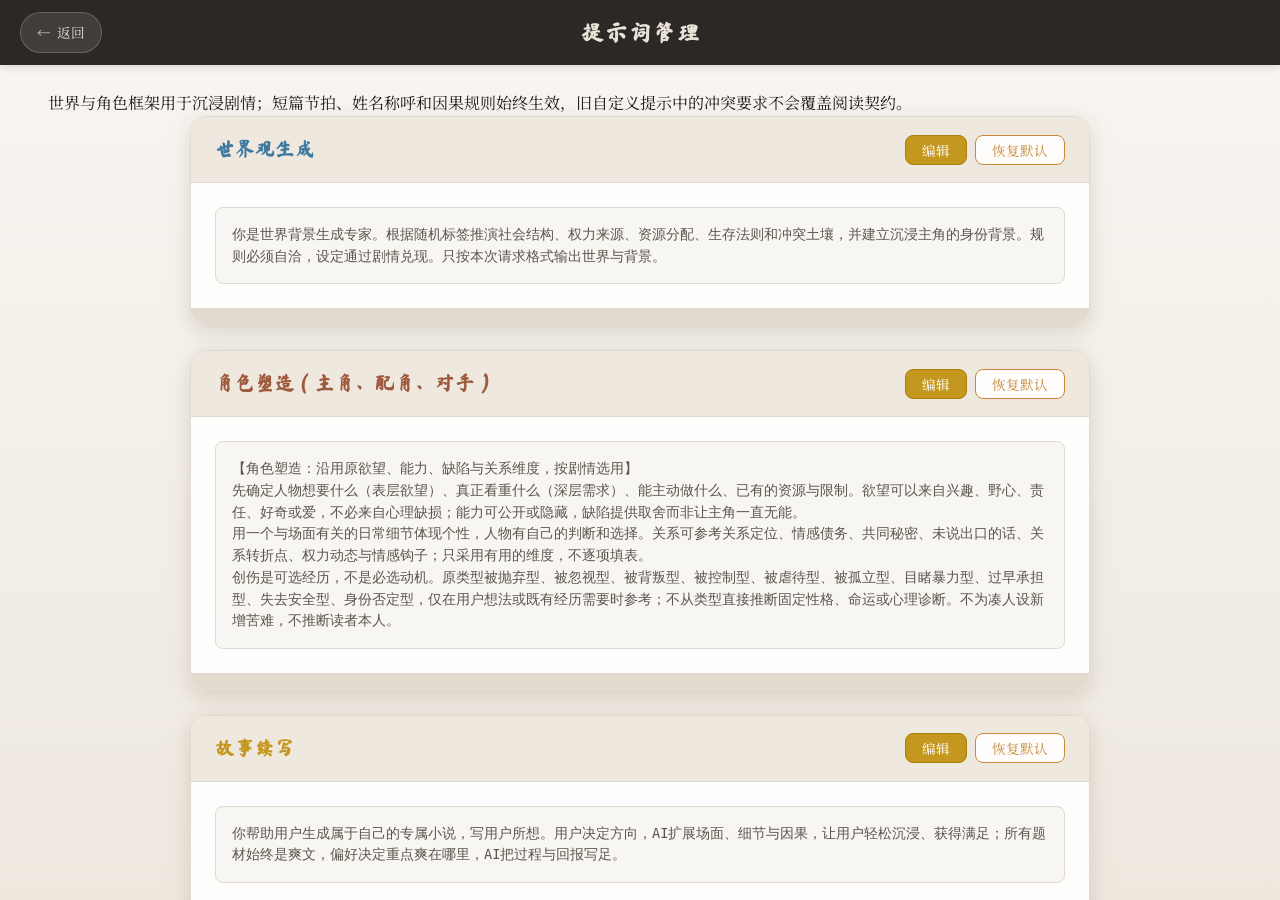
<file: admin.html>
<!DOCTYPE html>
<html lang="zh-CN">
<head>
    <meta charset="UTF-8">
    <meta name="viewport" content="width=device-width, initial-scale=1.0">
    <title>提示词管理 - 即文</title>
    <link href="https://fonts.googleapis.com/css2?family=Ma+Shan+Zheng&family=Noto+Serif+SC:wght@400;600;700&display=swap" rel="stylesheet">
    <style>
        :root {
            --bg-primary: #f8f6f2;
            --bg-secondary: #eee8df;
            --bg-tertiary: #e3dbd0;
            --surface-card: rgba(255, 255, 255, 0.92);
            --surface-card-soft: rgba(255, 255, 255, 0.78);
            --surface-overlay: rgba(45, 42, 38, 0.6);
            --text-primary: #1f1d1a;
            --text-secondary: #5c554c;
            --text-muted: #8e867d;
            --text-inverse: #ffffff;
            --accent-primary: #c4971e;
            --accent-secondary: #a8800d;
            --accent-tertiary: #7a5f2e;
            --accent-world: #3d7a9e;
            --accent-protagonist: #9e5a3d;
            --accent-narrative: #5a7a4e;
            --success: #5a8a50;
            --warning: #c88a3a;
            --error: #b85555;
            --info: #5b7aaa;
            --border-light: #e0d9cf;
            --border-medium: #ccc0ae;
            --border-dark: #a89882;
            --shadow-soft: 0 2px 12px rgba(100, 80, 50, 0.07), 0 4px 20px rgba(100, 80, 50, 0.05);
            --shadow-medium: 0 4px 16px rgba(100, 80, 50, 0.10), 0 8px 30px rgba(100, 80, 50, 0.08);
            --shadow-strong: 0 8px 24px rgba(100, 80, 50, 0.14), 0 14px 40px rgba(100, 80, 50, 0.10);
            --shadow-glow: 0 4px 18px rgba(196, 151, 30, 0.35);
            --topbar-bg: #2c2825;
            --topbar-text: #e8e2d8;
            --space-xs: 4px;
            --space-sm: 8px;
            --space-md: 16px;
            --space-lg: 24px;
            --space-xl: 32px;
            --space-2xl: 48px;
            --radius-sm: 8px;
            --radius-md: 12px;
            --radius-lg: 16px;
            --radius-xl: 20px;
            --radius-full: 9999px;
            --transition-fast: 0.15s ease;
            --transition-normal: 0.3s ease;
            --transition-slow: 0.5s ease;
            --font-display: 'Ma Shan Zheng', cursive;
            --font-body: 'Noto Serif SC', 'Songti SC', serif;
            --font-code: 'Consolas', 'Monaco', monospace;
        }
        * { box-sizing: border-box; margin: 0; padding: 0; }
        html, body {
            height: 100%;
        }
        body {
            font-family: var(--font-body);
            background: linear-gradient(180deg, var(--bg-primary) 0%, var(--bg-secondary) 100%);
            color: var(--text-primary);
            line-height: 1.7;
            display: flex;
            flex-direction: column;
        }

        /* Top Bar */
        .top-bar {
            flex-shrink: 0;
            display: flex;
            justify-content: space-between;
            align-items: center;
            padding: 12px 20px;
            background: var(--topbar-bg);
            box-shadow: 0 2px 8px rgba(0,0,0,0.15);
            z-index: 100;
        }
        .top-left {
            display: flex;
            align-items: center;
            gap: 12px;
        }
        .back-btn {
            display: flex;
            align-items: center;
            gap: 6px;
            padding: var(--space-sm) var(--space-md);
            background: rgba(255,255,255,0.1);
            border: 1px solid rgba(255,255,255,0.2);
            border-radius: var(--radius-full);
            color: var(--topbar-text);
            font-size: 0.85rem;
            cursor: pointer;
            transition: all var(--transition-normal);
            text-decoration: none;
        }
        .back-btn:hover {
            background: rgba(255,255,255,0.15);
            border-color: rgba(255,255,255,0.3);
        }
        .top-title {
            font-family: var(--font-display);
            font-size: 1.4rem;
            color: var(--topbar-text);
            letter-spacing: 2px;
        }

        /* Main Content */
        .main-content {
            flex: 1;
            overflow-y: auto;
            padding: var(--space-lg);
        }
        .blocks-container {
            max-width: 900px;
            margin: 0 auto;
            display: flex;
            flex-direction: column;
            gap: var(--space-lg);
        }

        /* Prompt Block */
        .prompt-block {
            background: var(--surface-card);
            border-radius: var(--radius-lg);
            box-shadow: var(--shadow-medium);
            overflow: hidden;
            border: 1px solid var(--border-light);
        }
        .prompt-block-header {
            display: flex;
            justify-content: space-between;
            align-items: center;
            padding: var(--space-md) var(--space-lg);
            background: var(--bg-secondary);
            border-bottom: 1px solid var(--border-light);
        }
        .prompt-block-title {
            font-family: var(--font-display);
            font-size: 1.2rem;
            letter-spacing: 1px;
        }
        .prompt-block-title.world { color: var(--accent-world); }
        .prompt-block-title.protagonist { color: var(--accent-protagonist); }
        .prompt-block-title.story { color: var(--accent-primary); }
        .prompt-block-title.narrative { color: var(--accent-narrative); }
        .prompt-block-title.quiz { color: var(--accent-world); }
        .prompt-block-title.profileExtract { color: var(--accent-protagonist); }
        .prompt-block-title.options { color: var(--accent-primary); }
        .prompt-block-title.novelConvert { color: var(--accent-narrative); }
        .prompt-block-actions {
            display: flex;
            gap: var(--space-sm);
        }
        .btn {
            padding: var(--space-xs) var(--space-md);
            border-radius: var(--radius-sm);
            font-size: 0.85rem;
            font-family: var(--font-body);
            cursor: pointer;
            transition: all var(--transition-fast);
            border: 1px solid var(--border-medium);
            background: var(--surface-card);
            color: var(--text-primary);
        }
        .btn:hover {
            background: var(--bg-tertiary);
        }
        .btn-edit {
            background: var(--accent-primary);
            color: var(--text-inverse);
            border-color: var(--accent-secondary);
        }
        .btn-edit:hover {
            background: var(--accent-secondary);
        }
        .btn-save {
            background: var(--success);
            color: var(--text-inverse);
            border-color: #4a7a40;
        }
        .btn-save:hover {
            background: #4a7a40;
        }
        .btn-reset {
            background: var(--surface-card);
            color: var(--warning);
            border-color: var(--warning);
        }
        .btn-reset:hover {
            background: var(--warning);
            color: var(--text-inverse);
        }
        .prompt-block-body {
            padding: var(--space-lg);
        }
        .prompt-display {
            display: block;
        }
        .prompt-edit {
            display: none;
        }
        .prompt-display pre {
            font-family: var(--font-code);
            font-size: 0.85rem;
            line-height: 1.6;
            white-space: pre-wrap;
            word-break: break-word;
            background: var(--bg-primary);
            padding: var(--space-md);
            border-radius: var(--radius-sm);
            border: 1px solid var(--border-light);
            max-height: 300px;
            overflow-y: auto;
            color: var(--text-secondary);
        }
        .prompt-edit textarea {
            width: 100%;
            min-height: 200px;
            font-family: var(--font-code);
            font-size: 0.85rem;
            line-height: 1.6;
            padding: var(--space-md);
            border-radius: var(--radius-sm);
            border: 2px solid var(--accent-primary);
            background: var(--bg-primary);
            color: var(--text-primary);
            resize: vertical;
            box-shadow: var(--shadow-glow);
        }
        .prompt-edit textarea:focus {
            outline: none;
            border-color: var(--accent-secondary);
        }
        .edit-actions {
            display: flex;
            gap: var(--space-sm);
            margin-top: var(--space-md);
            justify-content: flex-end;
        }
        .status-bar {
            padding: var(--space-sm) var(--space-lg);
            background: var(--bg-tertiary);
            border-top: 1px solid var(--border-light);
            font-size: 0.8rem;
            color: var(--text-muted);
            display: flex;
            justify-content: space-between;
        }
    </style>
<script src="scripts/character-traits.js"></script>
<script src="scripts/fiction.js"></script>
</head>
<body>
    <div class="top-bar">
        <div class="top-left">
            <a href="index.html" class="back-btn">
                <span>&larr;</span>
                <span>返回</span>
            </a>
        </div>
        <h1 class="top-title">提示词管理</h1>
        <div style="width: 80px;"></div>
    </div>

    <div class="main-content"><p style="padding:0 24px">世界与角色框架用于沉浸剧情；短篇节拍、姓名称呼和因果规则始终生效，旧自定义提示中的冲突要求不会覆盖阅读契约。</p>
        <div class="blocks-container">
            <!-- 世界观生成 -->
            <div class="prompt-block" id="block-world">
                <div class="prompt-block-header">
                    <h2 class="prompt-block-title world">世界观生成</h2>
                    <div class="prompt-block-actions">
                        <button class="btn btn-edit" onclick="toggleEdit('world')">编辑</button>
                        <button class="btn btn-reset" onclick="resetBlock('world', 'worldPrompt')">恢复默认</button>
                    </div>
                </div>
                <div class="prompt-block-body">
                    <div class="prompt-display" id="display-world">
                        <pre></pre>
                    </div>
                    <div class="prompt-edit" id="edit-world">
                        <textarea id="textarea-world" placeholder="请输入世界观生成提示词..."></textarea>
                        <div class="edit-actions">
                            <button class="btn" onclick="toggleEdit('world')">取消</button>
                            <button class="btn btn-save" onclick="saveBlock('world', 'worldPrompt')">保存</button>
                        </div>
                    </div>
                </div>
                <div class="status-bar">
                    <span id="status-world"></span>
                    <span id="updatedAt-world"></span>
                </div>
            </div>

            <!-- 主角生成 -->
            <div class="prompt-block" id="block-protagonist">
                <div class="prompt-block-header">
                    <h2 class="prompt-block-title protagonist">角色塑造（主角、配角、对手）</h2>
                    <div class="prompt-block-actions">
                        <button class="btn btn-edit" onclick="toggleEdit('protagonist')">编辑</button>
                        <button class="btn btn-reset" onclick="resetBlock('protagonist', 'protagonistPrompt')">恢复默认</button>
                    </div>
                </div>
                <div class="prompt-block-body">
                    <div class="prompt-display" id="display-protagonist">
                        <pre></pre>
                    </div>
                    <div class="prompt-edit" id="edit-protagonist">
                        <textarea id="textarea-protagonist" placeholder="请输入主角生成提示词..."></textarea>
                        <div class="edit-actions">
                            <button class="btn" onclick="toggleEdit('protagonist')">取消</button>
                            <button class="btn btn-save" onclick="saveBlock('protagonist', 'protagonistPrompt')">保存</button>
                        </div>
                    </div>
                </div>
                <div class="status-bar">
                    <span id="status-protagonist"></span>
                    <span id="updatedAt-protagonist"></span>
                </div>
            </div>

            <!-- 故事续写 -->
            <div class="prompt-block" id="block-story">
                <div class="prompt-block-header">
                    <h2 class="prompt-block-title story">故事续写</h2>
                    <div class="prompt-block-actions">
                        <button class="btn btn-edit" onclick="toggleEdit('story')">编辑</button>
                        <button class="btn btn-reset" onclick="resetBlock('story', 'storySystemPrompt')">恢复默认</button>
                    </div>
                </div>
                <div class="prompt-block-body">
                    <div class="prompt-display" id="display-story">
                        <pre></pre>
                    </div>
                    <div class="prompt-edit" id="edit-story">
                        <textarea id="textarea-story" placeholder="请输入故事续写提示词..."></textarea>
                        <div class="edit-actions">
                            <button class="btn" onclick="toggleEdit('story')">取消</button>
                            <button class="btn btn-save" onclick="saveBlock('story', 'storySystemPrompt')">保存</button>
                        </div>
                    </div>
                </div>
                <div class="status-bar">
                    <span id="status-story"></span>
                    <span id="updatedAt-story"></span>
                </div>
            </div>

            <!-- 叙事风格 -->
            <div class="prompt-block" id="block-narrative">
                <div class="prompt-block-header">
                    <h2 class="prompt-block-title narrative">叙事风格</h2>
                    <div class="prompt-block-actions">
                        <button class="btn btn-edit" onclick="toggleEdit('narrative')">编辑</button>
                        <button class="btn btn-reset" onclick="resetBlock('narrative', 'narrativeStylePrompt')">恢复默认</button>
                    </div>
                </div>
                <div class="prompt-block-body">
                    <div class="prompt-display" id="display-narrative">
                        <pre></pre>
                    </div>
                    <div class="prompt-edit" id="edit-narrative">
                        <textarea id="textarea-narrative" placeholder="请输入叙事风格提示词..."></textarea>
                        <div class="edit-actions">
                            <button class="btn" onclick="toggleEdit('narrative')">取消</button>
                            <button class="btn btn-save" onclick="saveBlock('narrative', 'narrativeStylePrompt')">保存</button>
                        </div>
                    </div>
                </div>
                <div class="status-bar">
                    <span id="status-narrative"></span>
                    <span id="updatedAt-narrative"></span>
                </div>
            </div>

            <!-- 开局心理测试 -->


            <!-- 画像提取 -->


            <!-- 选项生成 -->
            <div class="prompt-block" id="block-options">
                <div class="prompt-block-header">
                    <h2 class="prompt-block-title options">选项生成</h2>
                    <div class="prompt-block-actions">
                        <button class="btn btn-edit" onclick="toggleEdit('options')">编辑</button>
                        <button class="btn btn-reset" onclick="resetBlock('options', 'optionsPrompt')">恢复默认</button>
                    </div>
                </div>
                <div class="prompt-block-body">
                    <div class="prompt-display" id="display-options">
                        <pre></pre>
                    </div>
                    <div class="prompt-edit" id="edit-options">
                        <textarea id="textarea-options" placeholder="请输入选项生成提示词..."></textarea>
                        <div class="edit-actions">
                            <button class="btn" onclick="toggleEdit('options')">取消</button>
                            <button class="btn btn-save" onclick="saveBlock('options', 'optionsPrompt')">保存</button>
                        </div>
                    </div>
                </div>
                <div class="status-bar">
                    <span id="status-options"></span>
                    <span id="updatedAt-options"></span>
                </div>
            </div>

            <!-- 小说改写 -->

        </div>
    </div>

    <script>
        // Default prompts
        const defaultPrompts = {
            worldPrompt: JimoFiction.worldDefault,
            protagonistPrompt: JimoFiction.characterDefault,
            storySystemPrompt: JimoFiction.storyDefault,
            narrativeStylePrompt: JimoFiction.narrativeDefault,
            optionsPrompt: JimoFiction.optionsDefault
        };

        // Load prompts from localStorage or use defaults
        function loadPrompts() {
            const saved = localStorage.getItem('prompt_config');
            if (saved) {
                try {
                    return JSON.parse(saved);
                } catch (e) {
                    console.error('Failed to parse prompt_config:', e);
                }
            }
            return null;
        }

        // Save prompts to localStorage
        function savePrompts(prompts) {
            prompts.updatedAt = new Date().toLocaleString('zh-CN');
            localStorage.setItem('prompt_config', JSON.stringify(prompts));
        }

        // Get prompt by key
        function getPrompt(key) {
            const saved = loadPrompts();
            if (saved && saved[key]) {
                return saved[key];
            }
            return defaultPrompts[key] || '';
        }

        // Toggle edit mode for a block
        function toggleEdit(blockName) {
            const displayEl = document.getElementById('display-' + blockName);
            const editEl = document.getElementById('edit-' + blockName);
            const textarea = document.getElementById('textarea-' + blockName);

            if (displayEl.style.display === 'none') {
                // Cancel editing
                displayEl.style.display = 'block';
                editEl.style.display = 'none';
            } else {
                // Enter edit mode
                textarea.value = getPrompt(getKey(blockName));
                displayEl.style.display = 'none';
                editEl.style.display = 'block';
                textarea.focus();
            }
        }

        // Get localStorage key from block name
        function getKey(blockName) {
            const keyMap = {
                'world': 'worldPrompt',
                'protagonist': 'protagonistPrompt',
                'story': 'storySystemPrompt',
                'narrative': 'narrativeStylePrompt',
                'options': 'optionsPrompt',
            };
            return keyMap[blockName] || blockName + 'Prompt';
        }

        // Save block content to localStorage
        function saveBlock(blockName, key) {
            const textarea = document.getElementById('textarea-' + blockName);
            const value = textarea.value.trim();

            if (!value) {
                showStatus(blockName, '内容不能为空', 'error');
                return;
            }

            const prompts = loadPrompts() || {};
            prompts[key] = value;
            savePrompts(prompts);

            // Update display
            const displayEl = document.getElementById('display-' + blockName);
            const editEl = document.getElementById('edit-' + blockName);
            displayEl.querySelector('pre').textContent = value;
            displayEl.style.display = 'block';
            editEl.style.display = 'none';

            showStatus(blockName, '已保存', 'success');
            updateUpdatedAt(blockName);
        }

        // Reset block to default
        function resetBlock(blockName, key) {
            if (!confirm('确定要恢复默认提示词吗？当前修改将丢失。')) {
                return;
            }

            const prompts = loadPrompts() || {};
            prompts[key] = defaultPrompts[key];
            savePrompts(prompts);

            // Update display
            const displayEl = document.getElementById('display-' + blockName);
            displayEl.querySelector('pre').textContent = defaultPrompts[key];

            showStatus(blockName, '已恢复默认', 'success');
            updateUpdatedAt(blockName);
        }

        // Show status message
        function showStatus(blockName, message, type) {
            const statusEl = document.getElementById('status-' + blockName);
            statusEl.textContent = message;
            statusEl.style.color = type === 'error' ? 'var(--error)' : type === 'success' ? 'var(--success)' : 'var(--text-muted)';

            setTimeout(() => {
                statusEl.textContent = '';
            }, 3000);
        }

        // Update updatedAt display
        function updateUpdatedAt(blockName) {
            const saved = loadPrompts();
            if (saved && saved.updatedAt) {
                document.getElementById('updatedAt-' + blockName).textContent = '更新于: ' + saved.updatedAt;
            }
        }

        // Initialize page
        function init() {
            // Set display content
            document.querySelector('#display-world pre').textContent = getPrompt('worldPrompt');
            document.querySelector('#display-protagonist pre').textContent = getPrompt('protagonistPrompt');
            document.querySelector('#display-story pre').textContent = getPrompt('storySystemPrompt');
            document.querySelector('#display-narrative pre').textContent = getPrompt('narrativeStylePrompt');
            document.querySelector('#display-options pre').textContent = getPrompt('optionsPrompt');

            // Update all updatedAt displays
            ['world', 'protagonist', 'story', 'narrative', 'options'].forEach(blockName => {
                updateUpdatedAt(blockName);
            });
        }

        // Run on page load
        init();
    </script>
</body>
</html>
</file>
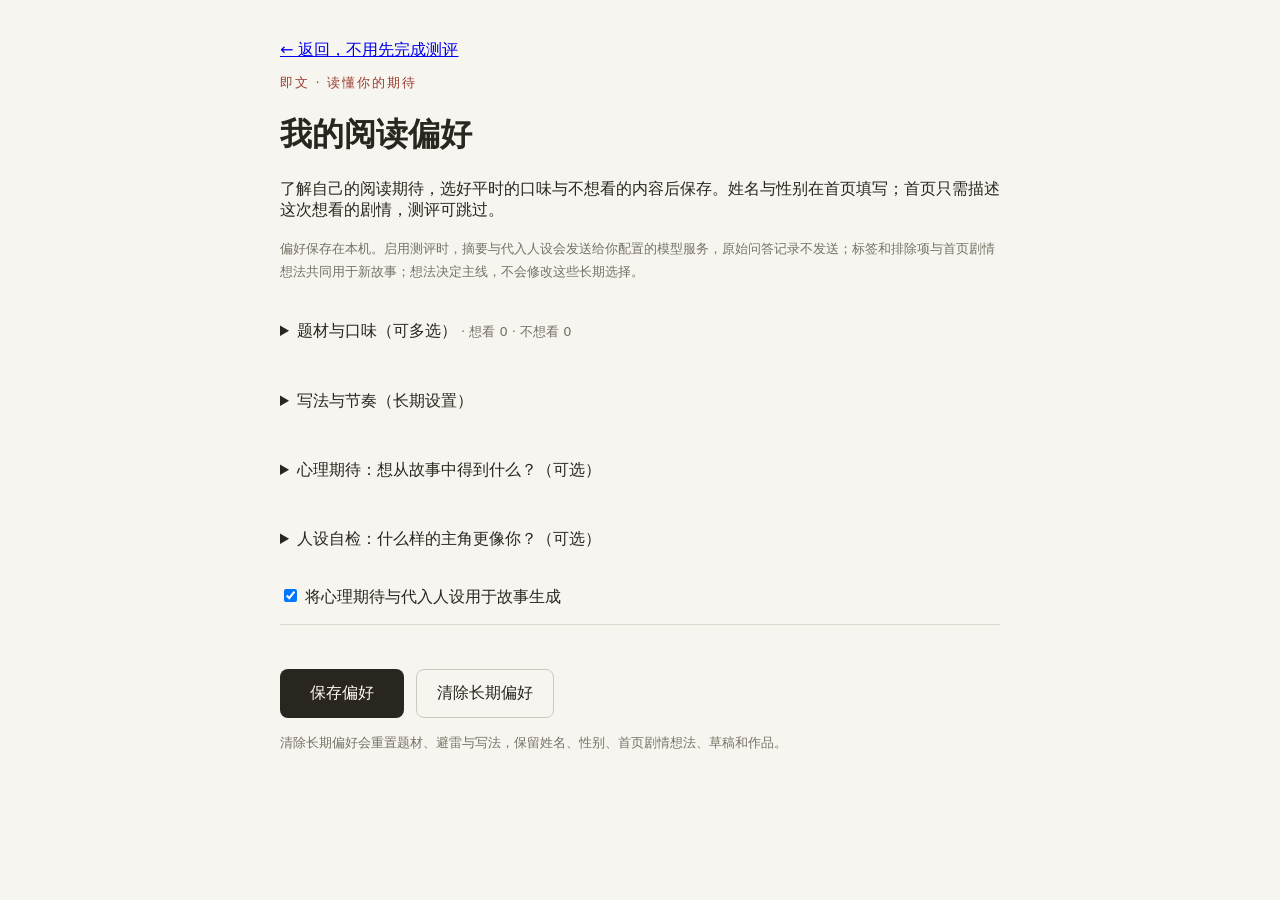
<file: profile.html>
<!doctype html>
<html lang="zh-CN">
<head><meta charset="utf-8"><meta name="viewport" content="width=device-width, initial-scale=1"><title>我的阅读偏好 — 即文</title><link rel="stylesheet" href="reader.css"></head>
<body>
<main class="reader-profile">
    <a href="index.html" id="profileReturn">← 返回，不用先完成测评</a>
    <p class="reader-eyebrow">即文 · 读懂你的期待</p>
    <h1>我的阅读偏好</h1>
    <p>了解自己的阅读期待，选好平时的口味与不想看的内容后保存。姓名与性别在首页填写；首页只需描述这次想看的剧情，测评可跳过。</p>
    <p class="reader-note">偏好保存在本机。启用测评时，摘要与代入人设会发送给你配置的模型服务，原始问答记录不发送；标签和排除项与首页剧情想法共同用于新故事；想法决定主线，不会修改这些长期选择。</p>
    <form id="profileForm">
        <details id="genrePreferences"><summary>题材与口味（可多选）<span id="genreSelectionCount" class="reader-note"></span></summary>
        <fieldset><legend>选择想看或不想看</legend>
        <p class="reader-note">切换想看或不想看来选择标签；同一标签互斥，不选表示不限。鼠标停在想看标签上，可查看它能带来的阅读体验；具体以你的剧情想法为准。</p>
        <div class="genre-tabs" role="tablist" aria-label="想看或不想看">
            <button id="wantedGenreTab" type="button" role="tab" aria-selected="true" aria-controls="wantedGenres">想看（0）</button>
            <button id="excludedGenreTab" type="button" role="tab" aria-selected="false" aria-controls="excludedGenres" tabindex="-1">不想看（0）</button>
        </div><div id="genreTags"></div><div id="exclusionPreferences" hidden><label for="excludedPreference">补充不想出现的内容</label><textarea id="excludedPreference" rows="2" maxlength="600" placeholder="例如：不要虐主，不要强加恋爱线。"></textarea></div></fieldset>
        </details>
        <details id="writingPreferences"><summary>写法与节奏（长期设置）</summary><label for="writingPreference">以后默认怎样写？</label><textarea id="writingPreference" rows="3" placeholder="例如：语言白话、多一些对白、少一些环境描写。"></textarea></details>
        <details id="extraPreferences"><summary>心理期待：想从故事中得到什么？（可选）</summary>
        <div id="questions"></div>
        <label for="profileSummary">你的偏好摘要（可以直接修改）</label>
        <textarea id="profileSummary" rows="6" maxlength="1600" placeholder="未提供的倾向不作推测"></textarea>
        </details>
        <details id="selfCheck"><summary>人设自检：什么样的主角更像你？（可选）</summary>
        <p class="reader-note">从日常反应了解自己的代入方式，没有标准答案，也不作心理诊断。可跳过、选自定义，或直接修改下方人设。</p>
        <div id="selfQuestions"></div>
        <label for="selfSummary">我的代入人设（可以直接修改）</label>
        <textarea id="selfSummary" rows="5" maxlength="1000" placeholder="例如：平时先观察，遇到在乎的人被欺负时会主动站出来。"></textarea>
        </details>
        <p><label><input id="profileEnabled" type="checkbox" checked> 将心理期待与代入人设用于故事生成</label></p>
        <div class="preference-savebar"><p id="profileStatus" role="status"></p><div class="reader-actions"><button class="reader-primary" type="submit">保存偏好</button><button class="reader-secondary" id="clearProfile" type="button">清除长期偏好</button></div><p class="reader-note">清除长期偏好会重置题材、避雷与写法，保留姓名、性别、首页剧情想法、草稿和作品。</p></div>
    </form>
</main>
<script src="scripts/reader-preferences.js"></script>
<script>
const saved = JimoPreferences.load();
const answers = saved?.answers || [];
const tagHost = document.getElementById('genreTags');
const genreModes = [
    ['genreTag', '想看', 'wantedGenreTab', 'wantedGenres'],
    ['excludedGenreTag', '不想看', 'excludedGenreTab', 'excludedGenres']
];
for (const [name, caption, tabId, panelId] of genreModes) {
    const panel = document.createElement('div');
    panel.id = panelId; panel.className = 'genre-panel'; panel.hidden = name !== 'genreTag';
    panel.setAttribute('role', 'tabpanel'); panel.setAttribute('aria-labelledby', tabId);
    const category = document.createElement('select');
    category.setAttribute('aria-label', caption + '：跳到分类');
    category.append(new Option('跳到题材分类…', ''));
    category.onchange = () => { if (category.value) document.getElementById(category.value).scrollIntoView({ block: 'start' }); };
    panel.append(category);
    JimoPreferences.tagGroups.forEach(([title, choices], index) => {
        const group = document.createElement('section'), heading = document.createElement('h2'), chips = document.createElement('div');
        group.id = panelId + '-group-' + index;
        category.append(new Option(title, group.id));
        group.className = 'genre-group'; heading.textContent = title; chips.className = 'genre-chips';
        choices.forEach(tag => {
            const label = document.createElement('label'), input = document.createElement('input');
            input.type = 'checkbox'; input.name = name; input.value = tag;
            input.checked = name === 'excludedGenreTag' ? !!saved?.excludedTags?.includes(tag) : !!saved?.tags?.includes(tag) && !saved?.excludedTags?.includes(tag);
            input.setAttribute('aria-label', caption + '：' + tag);
            label.title = input.title = name === 'genreTag' ? JimoPreferences.tagExpectations[tag] : '不想出现“' + tag + '”相关内容';
            label.append(input, document.createTextNode(tag)); chips.append(label);
        });
        group.append(heading, chips); panel.append(group);
    });
    tagHost.append(panel);
    document.getElementById(tabId).addEventListener('click', () => switchGenreMode(tabId));
}
function switchGenreMode(activeId) {
    document.getElementById('exclusionPreferences').hidden = activeId !== 'excludedGenreTab';
    for (const [, , tabId, panelId] of genreModes) {
        const active = tabId === activeId, tab = document.getElementById(tabId);
        tab.setAttribute('aria-selected', String(active)); tab.tabIndex = active ? 0 : -1;
        document.getElementById(panelId).hidden = !active;
    }
}
function updateGenreCounts() {
    const counts = [];
    for (const [name, caption, tabId] of genreModes) {
        const count = tagHost.querySelectorAll(`input[name="${name}"]:checked`).length;
        document.getElementById(tabId).textContent = `${caption}（${count}）`;
        counts.push(`${caption} ${count}`);
    }
    document.getElementById('genreSelectionCount').textContent = ' · ' + counts.join(' · ');
}
document.querySelector('.genre-tabs').addEventListener('keydown', event => {
    if (!['ArrowLeft', 'ArrowRight', 'Home', 'End'].includes(event.key)) return;
    event.preventDefault();
    const index = genreModes.findIndex(([, , id]) => id === event.target.id);
    const next = event.key === 'Home' ? 0 : event.key === 'End' ? 1 : 1 - index;
    const tab = document.getElementById(genreModes[next][2]); tab.click(); tab.focus();
});
tagHost.addEventListener('change', event => {
    const input = event.target;
    if (input.checked) {
        const otherName = input.name === 'genreTag' ? 'excludedGenreTag' : 'genreTag';
        [...tagHost.querySelectorAll('input')].find(other => other.name === otherName && other.value === input.value).checked = false;
    }
    updateGenreCounts();
});
updateGenreCounts();
document.getElementById('excludedPreference').value = saved?.excludedPreference || '';
const host = document.getElementById('questions');
JimoPreferences.questions.forEach(([title, choices], i) => {
    const group = document.createElement('fieldset');
    const legend = document.createElement('legend'); legend.textContent = `${i + 1}. ${title}`; group.append(legend);
    [...choices, '自定义', '不确定 / 跳过'].forEach(choice => {
        const label = document.createElement('label'), input = document.createElement('input');
        input.type = 'radio'; input.name = 'q' + i; input.value = choice; input.checked = answers[i] === choice;
        label.append(input, document.createTextNode(choice)); group.append(label);
    });
    const custom = document.createElement('textarea');
    custom.id = 'customQ' + i; custom.rows = 2; custom.maxLength = 200;
    custom.placeholder = '写下你自己的期待'; custom.setAttribute('aria-label', title + '：自定义');
    custom.value = saved?.customAnswers?.[i] || ''; custom.hidden = answers[i] !== '自定义';
    group.append(custom); host.append(group);
});
const summary = document.getElementById('profileSummary');
const selfHost = document.getElementById('selfQuestions');
JimoPreferences.selfQuestions.forEach(([title, choices], i) => {
    const group = document.createElement('fieldset'), legend = document.createElement('legend');
    legend.textContent = `${i + 1}. ${title}`; group.append(legend);
    [...choices, '自定义', '不确定 / 跳过'].forEach(choice => {
        const label = document.createElement('label'), input = document.createElement('input');
        input.type = 'radio'; input.name = 'selfQ' + i; input.value = choice; input.checked = saved?.selfAnswers?.[i] === choice;
        label.append(input, document.createTextNode(choice)); group.append(label);
    });
    const custom = document.createElement('textarea');
    custom.id = 'selfCustom' + i; custom.rows = 2; custom.maxLength = 200; custom.placeholder = '写下你自己的反应';
    custom.setAttribute('aria-label', title + '：自定义'); custom.value = saved?.selfCustomAnswers?.[i] || '';
    custom.hidden = saved?.selfAnswers?.[i] !== '自定义'; group.append(custom); selfHost.append(group);
});
const selfSummary = document.getElementById('selfSummary');
selfSummary.value = saved?.selfSummary || '';
let changedSelfSummary = false;
selfSummary.addEventListener('input', () => { changedSelfSummary = true; });
function selfAnswers() { return JimoPreferences.selfQuestions.map((_, i) => document.querySelector(`input[name="selfQ${i}"]:checked`)?.value || ''); }
function selfCustomAnswers() { return JimoPreferences.selfQuestions.map((_, i) => document.getElementById('selfCustom' + i).value.trim()); }
function updateSelfSummary() {
    const selected = selfAnswers();
    selected.forEach((value, i) => { document.getElementById('selfCustom' + i).hidden = value !== '自定义'; });
    if (!changedSelfSummary) selfSummary.value = JimoPreferences.selfSummary(selected, selfCustomAnswers());
}
selfHost.addEventListener('change', updateSelfSummary);
selfHost.addEventListener('input', updateSelfSummary);
summary.value = saved?.summary || '';
document.getElementById('profileEnabled').checked = saved?.enabled ?? true;
const status = document.getElementById('profileStatus');
let changedSummary = false;
summary.addEventListener('input', () => { changedSummary = true; });
function currentAnswers() { return JimoPreferences.questions.map((_, i) => document.querySelector(`input[name="q${i}"]:checked`)?.value || ''); }
function customAnswers() { return JimoPreferences.questions.map((_, i) => document.getElementById('customQ' + i).value.trim()); }
function updateSummary() {
    const selected = currentAnswers();
    selected.forEach((value, i) => { document.getElementById('customQ' + i).hidden = value !== '自定义'; });
    if (!changedSummary) summary.value = JimoPreferences.summary(selected, customAnswers());
    else status.textContent = '答案已更新；你编辑过的摘要保留，请检查后保存。';
}
host.addEventListener('change', updateSummary);
host.addEventListener('input', updateSummary);
document.getElementById('profileForm').onsubmit = event => {
    event.preventDefault();
    try { localStorage.setItem('user_preference', document.getElementById('writingPreference').value.trim()); }
    catch { status.textContent = '写法未能保存，请重试。'; return; }
    status.textContent = JimoPreferences.save({ ...(JimoPreferences.load() || {}), answers: currentAnswers(), customAnswers: customAnswers(),
        tags: [...tagHost.querySelectorAll('input[name=genreTag]:checked')].map(input => input.value),
        excludedTags: [...tagHost.querySelectorAll('input[name=excludedGenreTag]:checked')].map(input => input.value),
        excludedPreference: document.getElementById('excludedPreference').value.trim(),
        storyEnabled: !!(tagHost.querySelector('input:checked') || document.getElementById('excludedPreference').value.trim() || JimoPreferences.load()?.generalPreference),
        selfAnswers: selfAnswers(), selfCustomAnswers: selfCustomAnswers(), selfSummary: selfSummary.value.trim(),
        summary: summary.value.trim(), enabled: document.getElementById('profileEnabled').checked }) ? '已保存到本机；返回即可开始故事。已有故事需主动应用才会改变偏好。' : '未能保存到本机，请重试。';
    if (new URLSearchParams(location.search).get('from') === 'story' && !status.textContent.includes('未能')) {
        document.getElementById('profileReturn').href = 'story.html?applyPreferences=1';
        document.getElementById('profileReturn').textContent = '← 返回故事并应用长期偏好（仅后续剧情）';
    }
};
document.getElementById('clearProfile').onclick = () => {
    try {
        const latest = JimoPreferences.load() || {};
        if (!JimoPreferences.save({ ...latest, storyEnabled: !!latest.generalPreference, enabled: false })) throw new Error('未能保存');
        localStorage.removeItem('user_preference');
        try {
            const draft = JSON.parse(localStorage.getItem('reader_story_draft_v1'));
            if (draft) localStorage.setItem('reader_story_draft_v1', JSON.stringify({ ...draft, baseUpdatedAt: JimoPreferences.load().updatedAt }));
        } catch { /* Keep an unreadable draft unchanged. */ }
        document.getElementById('profileForm').reset(); summary.value = ''; changedSummary = false;
        document.getElementById('excludedPreference').value = '';
        document.getElementById('writingPreference').value = '';
        tagHost.querySelectorAll('input').forEach(input => { input.checked = false; });
        switchGenreMode('wantedGenreTab'); updateGenreCounts();
        host.querySelectorAll('input').forEach(input => { input.checked = false; });
        selfHost.querySelectorAll('input').forEach(input => { input.checked = false; });
        selfHost.querySelectorAll('textarea').forEach(input => { input.value = ''; input.hidden = true; });
        selfSummary.value = ''; changedSelfSummary = false;
        host.querySelectorAll('textarea').forEach(input => { input.value = ''; input.hidden = true; });
        status.textContent = '长期偏好已清除，剧情想法、草稿和作品保留。';
    }
    catch { status.textContent = '未能清除，请重试。'; }
};
if (new URLSearchParams(location.search).get('from') === 'story') document.getElementById('profileReturn').href = 'story.html';
document.getElementById('writingPreference').value = localStorage.getItem('user_preference') || '';
document.getElementById('profileForm').addEventListener('input', () => { status.textContent = '有未保存的修改。'; });
document.getElementById('profileForm').addEventListener('change', () => { status.textContent = '有未保存的修改。'; });
</script>
</body></html>
</file>
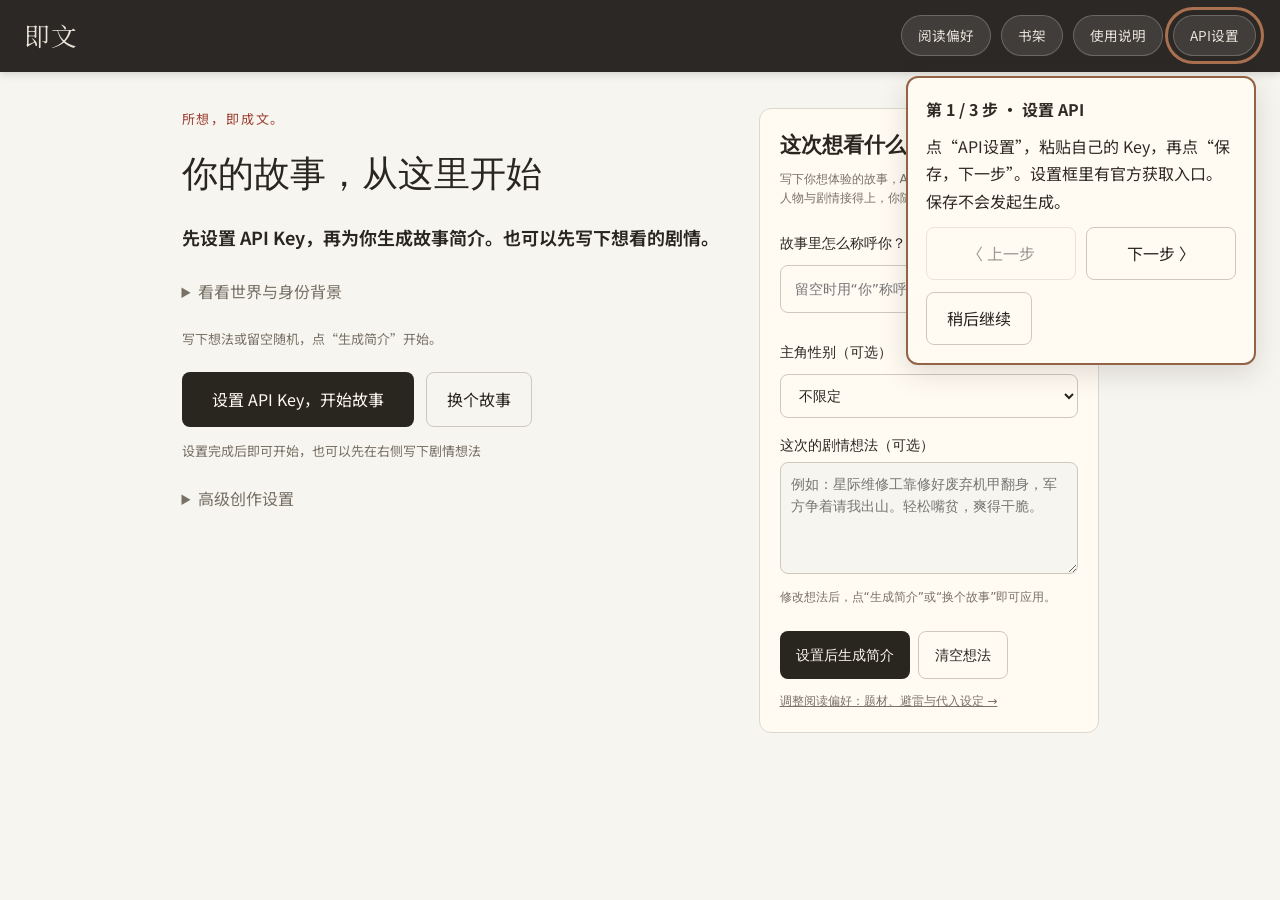
<file: story.html>
<!DOCTYPE html>
<html lang="zh-CN">
<head>
    <meta charset="UTF-8">
    <meta name="viewport" content="width=device-width, initial-scale=1.0">
    <title>即文 - 故事创作</title>
    <style>
        :root {
            /* 宣纸底色系 */
            --paper-new: oklch(98% 0.006 95);
            --paper-aged: oklch(96% 0.010 92);
            --paper-dark: oklch(92% 0.014 88);
            /* 墨分五色 */
            --ink-light: oklch(65% 0.018 85);
            --ink-mid: oklch(40% 0.024 80);
            --ink-heavy: oklch(20% 0.030 70);
            --ink-black: oklch(15% 0.032 60);
            /* 朱砂唯一点缀 */
            --seal: oklch(48% 0.16 28);
            --seal-dark: oklch(38% 0.18 22);
            /* 边框 */
            --border: oklch(82% 0.008 90);
            --border-dark: oklch(60% 0.012 82);
            /* 语义别名 — 指向宣纸/墨色体系 */
            --bg-primary: var(--paper-new);
            --bg-secondary: var(--paper-aged);
            --bg-tertiary: var(--paper-dark);
            --surface-card: rgba(255, 255, 255, 0.92);
            --surface-card-soft: rgba(255, 255, 255, 0.78);
            --surface-overlay: rgba(45, 42, 38, 0.6);
            --text-primary: var(--ink-black);
            --text-secondary: var(--ink-mid);
            --text-muted: var(--ink-light);
            --text-inverse: #ffffff;
            --accent-primary: var(--seal);
            --accent-secondary: var(--seal-dark);
            --accent-tertiary: oklch(55% 0.12 25);
            --accent-world: oklch(50% 0.10 230);
            --accent-protagonist: oklch(50% 0.10 40);
            --accent-narrative: oklch(50% 0.10 140);
            --success: #5a8a50;
            --warning: #c88a3a;
            --error: #b85555;
            --info: #5b7aaa;
            --border-light: var(--border);
            --border-medium: var(--border-dark);
            --topbar-bg: #2c2825;
            --topbar-text: #e8e2d8;
            --shadow-soft: 0 2px 12px rgba(100, 80, 50, 0.07), 0 4px 20px rgba(100, 80, 50, 0.05);
            --shadow-medium: 0 4px 16px rgba(100, 80, 50, 0.10), 0 8px 30px rgba(100, 80, 50, 0.08);
            --shadow-strong: 0 8px 24px rgba(100, 80, 50, 0.14), 0 14px 40px rgba(100, 80, 50, 0.10);
            --shadow-glow: 0 4px 18px rgba(196, 151, 30, 0.35);
            /* 字体 */
            --font-display: 'Noto Serif SC', serif;
            --font-body: 'Noto Sans SC', sans-serif;
            /* 间距 */
            --space-xs: 8px;
            --space-sm: 16px;
            --space-md: 24px;
            --space-lg: 48px;
            --space-xl: 80px;
            /* 圆角 */
            --radius-sm: 4px;
            --radius-md: 6px;
            --radius-lg: 8px;
            --radius-xl: 20px;
            --radius-full: 9999px;
            /* 过渡 */
            --transition-fast: 0.15s ease;
            --transition-normal: 0.3s ease;
            --transition-slow: 0.5s ease;
        }
        * { box-sizing: border-box; margin: 0; padding: 0; }
        html, body {
            height: 100vh;
            overflow: hidden;
        }
        body {
            font-family: var(--font-body);
            background-color: var(--paper-new);
            color: var(--ink-light);
            line-height: 1.8;
            display: flex;
            flex-direction: column;
        }

        /* Top Bar */
        .top-bar {
            flex-shrink: 0;
            display: flex;
            justify-content: space-between;
            align-items: center;
            padding: 12px 20px;
            background: var(--topbar-bg);
            box-shadow: 0 2px 8px rgba(0,0,0,0.15);
            z-index: 100;
        }
        .top-left {
            display: flex;
            align-items: center;
            gap: 12px;
        }
        .back-btn {
            display: flex;
            align-items: center;
            gap: 6px;
            padding: var(--space-sm) var(--space-md);
            background: rgba(255,255,255,0.1);
            border: 1px solid rgba(255,255,255,0.2);
            border-radius: var(--radius-full);
            color: var(--topbar-text);
            font-size: 0.85rem;
            cursor: pointer;
            transition: all var(--transition-normal);
            text-decoration: none;
        }
        .back-btn:hover {
            background: rgba(255,255,255,0.22);
            color: #fff;
            border-color: rgba(255,255,255,0.35);
        }
        .story-title {
            font-family: var(--font-display);
            font-size: 1.3rem;
            color: var(--topbar-text);
        }
        .top-right {
            display: flex;
            flex-wrap: wrap;
            gap: 6px;
            justify-content: flex-end;
        }
        .top-btn {
            padding: 6px 12px;
            border: 1px solid rgba(255,255,255,0.2);
            border-radius: var(--radius-full);
            cursor: pointer;
            font-size: 0.8rem;
            font-family: inherit;
            transition: all var(--transition-normal);
            background: rgba(255,255,255,0.1);
            color: var(--topbar-text);
            white-space: nowrap;
        }
        .top-btn:hover {
            background: rgba(255,255,255,0.22);
            color: #fff;
            border-color: rgba(255,255,255,0.35);
        }
        .top-btn:active {
            transform: scale(0.95);
        }
        .top-btn:disabled,
        .btn:disabled {
            opacity: 0.58;
            cursor: not-allowed;
            transform: none !important;
            box-shadow: none !important;
        }
        .btn-save { background: rgba(90,138,80,0.95); border-color: rgba(90,138,80,0.6); }
        .btn-export { background: rgba(196,151,30,0.85); border-color: rgba(196,151,30,0.5); }

        /* World Banner — collapsible */
        .world-banner {
            padding: 6px var(--space-md);
            margin-bottom: 8px;
            background: var(--bg-secondary);
            border: 1px solid var(--border-light);
            border-radius: var(--radius-md);
            flex-shrink: 0;
            display: flex;
            flex-direction: column;
            gap: 2px;
        }
        .banner-details { }
        .banner-summary {
            display: flex;
            align-items: center;
            gap: 6px;
            cursor: pointer;
            font-size: 0.88rem;
            color: var(--text-primary);
            padding: 3px 0;
            list-style: none;
            user-select: none;
        }
        .banner-summary::-webkit-details-marker { display: none; }
        .banner-summary::marker { display: none; }
        .summary-arrow {
            font-size: 0.7rem;
            color: var(--text-muted);
            transition: transform 0.2s;
            flex-shrink: 0;
        }
        details[open] .summary-arrow { transform: rotate(90deg); }
        .banner-body {
            padding: 6px 0 6px 18px;
            font-size: 0.78rem;
            color: var(--text-secondary);
            line-height: 1.6;
        }
        .world-tags {
            display: flex;
            flex-wrap: wrap;
            gap: 4px;
            margin-bottom: 4px;
        }
        .tag {
            display: inline-block;
            padding: 1px 8px;
            background: var(--bg-tertiary);
            border: 1px solid var(--border-light);
            border-radius: var(--radius-full);
            font-size: 0.7rem;
            color: var(--text-secondary);
        }
        .world-desc-detail {
            font-size: 0.75rem;
            color: var(--text-muted);
        }
        .character-info {
            display: flex;
            gap: 16px;
            font-size: 0.75rem;
            color: var(--text-muted);
            padding: 2px 0;
        }

        /* Main Area */
        .main-area {
            flex: 1;
            display: flex;
            align-items: stretch;
            overflow: hidden;
            min-height: 0;
            position: relative;
        }
        /* Container — story panel fills space between left edge and sidebar */
        .container {
            display: flex;
            flex-direction: column;
            flex: 1 1 auto;
            min-width: 0;
            padding: 16px 24px 0;
            min-height: 0;
            overflow: hidden;
        }

        /* ===== Timeline（垂直线+节点）===== */
        .story-timeline {
            width: 48px;
            flex-shrink: 0;
            position: relative;
            background: transparent;
        }
        .timeline-track {
            position: absolute;
            left: 50%;
            top: 12px;
            bottom: 12px;
            width: 1px;
            background: #e5e0d8;
            transform: translateX(-50%);
        }
        .timeline-nodes {
            position: absolute;
            top: 0;
            left: 0;
            width: 100%;
            height: 100%;
        }
        .timeline-node {
            position: absolute;
            left: 50%;
            transform: translate(-50%, -50%);
            width: 10px;
            height: 10px;
            border-radius: 50%;
            cursor: pointer;
            transition: all 0.25s ease;
            border: 2px solid #fff;
            z-index: 2;
        }
        .timeline-node:hover {
            width: 16px;
            height: 16px;
            box-shadow: 0 2px 8px rgba(0,0,0,0.12);
        }
        .node-critical { background: var(--seal); }
        .node-major { background: var(--ink-mid); }
        .node-normal { background: var(--ink-light); }

        /* ===== Sidebar（右侧面板）===== */
        .story-sidebar {
            width: 240px;
            flex-shrink: 0;
            background: var(--paper-aged);
            border-left: 1px solid var(--border);
            display: flex;
            flex-direction: column;
            overflow: hidden;
        }
        .sidebar-tabs {
            display: flex;
            gap: 2px;
            padding: 12px;
            border-bottom: 1px solid var(--border-light);
            flex-shrink: 0;
        }
        .s-tab {
            flex: 1;
            padding: 8px 0;
            border: none;
            border-radius: 6px;
            background: transparent;
            color: var(--text-muted);
            font-size: 0.78rem;
            font-family: inherit;
            cursor: pointer;
            transition: all 0.15s ease;
            text-align: center;
        }
        .s-tab:hover { background: var(--bg-secondary); color: var(--text-secondary); }
        .s-tab.active { background: var(--bg-secondary); color: var(--text-primary); font-weight: 600; }

        .sidebar-body { flex: 1; overflow-y: auto; min-height: 0; }
        .sb-pane { display: none; padding: 12px; }
        .sb-pane.active { display: block; }
        .sb-list { display: flex; flex-direction: column; gap: 8px; }

        /* Sidebar list items */
        .ol-item {
            display: flex;
            align-items: flex-start;
            gap: 8px;
            padding: 8px 0;
            font-size: 0.78rem;
            color: var(--text-secondary);
            line-height: 1.5;
            cursor: pointer;
        }
        .ol-item:hover { color: var(--text-primary); }
        .ol-dot {
            width: 6px;
            height: 6px;
            border-radius: 50%;
            flex-shrink: 0;
            margin-top: 6px;
        }
        .ol-dot.critical { background: #c97a7a; }
        .ol-dot.major { background: #c9a060; }
        .ol-dot.normal { background: #b0a99e; }

        .cl-item {
            display: flex;
            align-items: flex-start;
            gap: 8px;
            padding: 8px 0;
            font-size: 0.78rem;
            color: var(--text-secondary);
            line-height: 1.5;
        }
        .cl-dot {
            width: 6px;
            height: 6px;
            border-radius: 50%;
            background: var(--accent-world);
            flex-shrink: 0;
            margin-top: 6px;
        }
        .cl-state {
            display: inline-block;
            font-size: 0.65rem;
            padding: 2px 8px;
            border-radius: 10px;
            background: var(--bg-secondary);
            color: var(--text-muted);
            margin-top: 2px;
        }
        .cl-name { font-weight: 600; color: var(--text-primary); margin-right: 6px; }

        /* 画像 tab：字段标签 + 值 */
        .pf-item {
            display: flex;
            flex-direction: column;
            gap: 3px;
            padding: 10px 12px;
            background: var(--bg-primary);
            border: 1px solid var(--border-light);
            border-left: 2px solid var(--border-medium);
            border-radius: var(--radius-md);
            font-size: 0.78rem;
            line-height: 1.5;
        }
        .pf-item.filled { border-left-color: var(--seal); }
        .pf-label { font-size: 0.68rem; color: var(--text-muted); letter-spacing: 0.1em; }
        .pf-value { color: var(--text-primary); font-family: var(--font-display); font-size: 0.85rem; }
        .pf-value.empty { color: var(--text-muted); font-family: var(--font-body); font-style: italic; }

        .ch-item {
            display: flex;
            align-items: center;
            gap: 8px;
            padding: 8px 0;
            font-size: 0.78rem;
            color: var(--text-secondary);
        }
        .ch-avatar {
            width: 24px;
            height: 24px;
            border-radius: 50%;
            background: linear-gradient(135deg, var(--accent-primary), var(--accent-secondary));
            display: flex;
            align-items: center;
            justify-content: center;
            font-size: 0.6rem;
            color: #fff;
            font-weight: 600;
            flex-shrink: 0;
        }
        .ch-name { font-weight: 600; color: var(--text-primary); }
        .ch-rel { font-size: 0.7rem; color: var(--text-muted); }

        .ch-graph {
            margin-top: 12px;
            padding: 12px;
            background: #fcfbf9;
            border-radius: 8px;
            border: 1px solid var(--border-light);
        }
        .ch-graph svg { overflow: visible; }

        /* Story Content */
        .story-content {
            flex: 1;
            background: var(--paper-new);
            border: 1px solid var(--border);
            border-radius: var(--radius-lg);
            padding: 32px;
            margin-bottom: 12px;
            min-height: 0;
            overflow-y: auto;
            overflow-anchor: none;
        }
        .story-text {
            font-size: 1.05rem;
            line-height: 1.85;
            color: var(--text-primary);
        }
        .story-text p {
            margin-bottom: 1.1em;
            text-indent: 2em;
        }
        .story-text p:first-child {
            margin-top: 0;
        }
        .story-text p:last-child {
            margin-bottom: 0;
        }
        .story-text .choice-line {
            text-indent: 0;
            color: var(--accent-tertiary);
            font-weight: 600;
            margin: 1.2em 0 0.6em;
            padding-left: 1em;
            border-left: 3px solid var(--accent-primary);
        }
        .story-divider {
            border: none;
            margin: 36px 0;
            text-align: center;
            height: auto;
            overflow: visible;
            position: relative;
        }
        .story-divider::before {
            content: '';
            position: absolute;
            left: 20%;
            right: 20%;
            top: 50%;
            height: 1px;
            background: linear-gradient(90deg, transparent, var(--border-medium), transparent);
        }
        .story-divider::after {
            content: '◆';
            display: block;
            position: relative;
            color: var(--border-dark);
            font-size: 0.7rem;
            background: var(--surface-card);
            width: 32px;
            margin: 0 auto;
            letter-spacing: 0;
        }
        .story-loading {
            display: flex;
            align-items: center;
            justify-content: center;
            gap: 12px;
            padding: 60px;
            color: var(--text-muted);
        }
        .loading-dots {
            display: flex;
            gap: 4px;
        }
        .loading-dots span {
            width: 8px;
            height: 8px;
            background: var(--accent-primary);
            border-radius: 50%;
            animation: bounce 1.4s infinite ease-in-out;
        }
        .loading-dots span:nth-child(1) { animation-delay: -0.32s; }
        .loading-dots span:nth-child(2) { animation-delay: -0.16s; }
        @keyframes bounce {
            0%, 80%, 100% { transform: scale(0); }
            40% { transform: scale(1); }
        }

        /* 固定底栏 */
        .bottom-action-bar {
            flex-shrink: 0;
            width: 100%;
            background: rgba(255, 255, 255, 0.92);
            backdrop-filter: blur(16px);
            -webkit-backdrop-filter: blur(16px);
            border-top: 1px solid var(--border-light);
            padding: 14px 24px;
            box-shadow: 0 -2px 12px rgba(100, 80, 50, 0.07);
            z-index: 90;
        }
        .bottom-action-inner {
            display: flex;
            gap: 12px;
            align-items: flex-end;
        }
        .bottom-action-inner .custom-input {
            flex: 1;
            min-height: 42px;
            max-height: 100px;
            padding: 10px 14px;
            font-size: 0.9rem;
            resize: none;
            border: 1px solid var(--border-medium);
            border-radius: var(--radius-md);
            font-family: inherit;
            background: var(--bg-primary);
            transition: all var(--transition-fast);
        }
        .bottom-action-inner .custom-input:focus {
            outline: none;
            border-color: var(--accent-primary);
            box-shadow: 0 0 0 3px rgba(201, 168, 108, 0.15);
        }
        .bottom-action-btns {
            display: flex;
            gap: 8px;
            flex-shrink: 0;
        }
        .bottom-action-btns .btn {
            padding: 10px 20px;
            font-size: 0.9rem;
            white-space: nowrap;
        }
        .bottom-continue-hint {
            font-size: 0.72rem;
            color: var(--text-muted);
            text-align: center;
            margin-bottom: 6px;
        }
        /* 分支走向横排药丸区 */
        .branch-panel {
            display: none;
            flex-wrap: wrap;
            gap: 6px;
            align-items: center;
            margin-bottom: 6px;
        }
        .branch-panel.active { display: flex; }
        .branch-pill {
            flex: 1 1 0;
            min-width: 0;
            padding: 7px 12px;
            border: 1px solid var(--border-medium);
            border-radius: 20px;
            background: var(--bg-primary);
            font-size: 0.8rem;
            color: var(--text-primary);
            text-align: center;
            cursor: pointer;
            white-space: nowrap;
            overflow: hidden;
            text-overflow: ellipsis;
            transition: all var(--transition-fast);
        }
        .branch-pill:hover {
            border-color: var(--accent-primary);
            background: rgba(201, 168, 108, 0.06);
        }
        .branch-pill:active { transform: scale(0.97); }
        /* 开局测试：已选中的选项 */
        .branch-pill.chosen {
            border-color: var(--seal);
            background: oklch(48% 0.16 28 / 0.08);
            color: var(--seal-dark);
            font-weight: 600;
        }
        /* 开局测试：题间跳转导航 */
        .quiz-nav {
            display: none;
            align-items: center;
            justify-content: center;
            gap: 8px;
            margin-bottom: 8px;
        }
        .quiz-nav.active { display: flex; }
        .quiz-nav-label {
            font-size: 0.7rem;
            color: var(--text-muted);
            letter-spacing: 0.08em;
            margin-right: 4px;
        }
        .qz-dot {
            width: 24px;
            height: 24px;
            border-radius: 50%;
            border: 1px solid var(--border-medium);
            background: transparent;
            color: var(--text-muted);
            font-size: 0.72rem;
            font-family: inherit;
            display: flex;
            align-items: center;
            justify-content: center;
            cursor: pointer;
            padding: 0;
            transition: all var(--transition-fast);
        }
        .qz-dot:not(.future):hover { border-color: var(--seal); color: var(--seal); }
        .qz-dot.done { border-color: var(--seal); color: var(--seal); }
        .qz-dot.current {
            background: var(--seal);
            border-color: var(--seal);
            color: #fff;
            font-weight: 600;
        }
        .qz-dot.future { opacity: 0.35; cursor: default; }
        .quiz-review-head {
            flex: 1 1 100%;
            font-size: 0.72rem;
            color: var(--text-muted);
            letter-spacing: 0.05em;
            padding: 0 2px 2px;
        }
        .branch-pill.branch-self {
            flex: 0 0 auto;
            border-style: dashed;
            color: var(--text-muted);
            padding: 7px 14px;
        }
        .branch-action {
            flex-shrink: 0;
            font-size: 0.78rem;
            padding: 7px 10px;
            border: none;
            border-radius: 20px;
            background: transparent;
            color: var(--text-muted);
            cursor: pointer;
            white-space: nowrap;
        }
        .branch-action:hover { color: var(--accent-primary); }
        .branch-loading {
            flex: 1;
            text-align: center;
            padding: 7px;
            font-size: 0.78rem;
            color: var(--text-muted);
        }
        .bottom-action-row {
            display: flex;
            gap: 6px;
            justify-content: flex-end;
            padding-top: 4px;
        }
        .bottom-action-row .branch-action {
            padding: 6px 14px;
            border: 1px solid var(--border-medium);
            border-radius: 20px;
            background: transparent;
            font-size: 0.78rem;
            color: var(--text-muted);
            cursor: pointer;
            white-space: nowrap;
            transition: all var(--transition-fast);
        }
        .bottom-action-row .branch-action:hover {
            border-color: var(--accent-primary);
            color: var(--accent-primary);
        }
        .bottom-action-row .branch-action:disabled {
            opacity: 0.4;
            cursor: not-allowed;
        }
        .custom-input-wrap {
            display: none;
            flex-direction: column;
            gap: 8px;
            margin-bottom: 8px;
        }
        .custom-input-wrap.active { display: flex; }
        .btn {
            padding: 14px 32px;
            border: none;
            border-radius: var(--radius-full);
            cursor: pointer;
            font-family: inherit;
            font-size: 1rem;
            transition: all var(--transition-normal);
        }
        .btn-primary {
            background: var(--ink-heavy);
            color: var(--paper-new);
            border: none;
            border-radius: 4px;
            padding: 14px 32px;
            font-size: 15px;
            font-weight: 500;
        }
        .btn-primary:hover { background: var(--ink-black); }
        .btn-primary:active { transform: scale(0.96); }
        .btn-primary:disabled {
            background: var(--border-dark);
            cursor: not-allowed;
            transform: none;
        }
        .btn-secondary {
            background: var(--bg-secondary);
            color: var(--text-secondary);
            border: 1px solid var(--border-medium);
        }
        .btn-secondary:hover {
            background: var(--accent-tertiary);
            color: var(--text-inverse);
            border-color: var(--accent-tertiary);
        }
        .btn-secondary:active {
            transform: scale(0.96);
        }

        /* Continue indicator */
        .continue-hint {
            text-align: center;
            font-size: 0.8rem;
            color: var(--text-muted);
            margin-top: 16px;
        }
        .story-status {
            flex-shrink: 0;
            min-height: 1.2em;
            text-align: center;
            color: var(--text-muted);
            font-size: 0.82rem;
            margin-top: 4px;
        }
        .toast {
            position: fixed;
            left: 50%;
            bottom: 24px;
            transform: translate(-50%, 16px);
            padding: 10px 16px;
            max-width: min(520px, calc(100vw - 32px));
            background: rgba(45, 42, 38, 0.92);
            color: #fff;
            border-radius: var(--radius-full);
            box-shadow: var(--shadow-strong);
            font-size: 0.88rem;
            opacity: 0;
            pointer-events: none;
            transition: opacity var(--transition-normal), transform var(--transition-normal);
            z-index: 2000;
        }
        .toast.show {
            opacity: 1;
            transform: translate(-50%, 0);
        }

        /* Scrollbar */
        ::-webkit-scrollbar { width: 8px; }
        ::-webkit-scrollbar-track { background: var(--bg-secondary); }
        ::-webkit-scrollbar-thumb {
            background: var(--border-medium);
            border-radius: 4px;
        }
        ::-webkit-scrollbar-thumb:hover { background: var(--accent-tertiary); }

        /* API Modal */
        .api-modal {
            display: none;
            position: fixed;
            top: 0;
            left: 0;
            width: 100%;
            height: 100%;
            background: rgba(0,0,0,0.6);
            z-index: 1000;
            justify-content: center;
            align-items: center;
        }
        .api-modal.show {
            display: flex;
        }
        .api-modal-content {
            background: var(--bg-primary);
            border-radius: var(--radius-lg);
            padding: 24px;
            width: 90%;
            max-width: 400px;
            box-shadow: 0 8px 32px rgba(0,0,0,0.3);
        }
        .api-modal-content h3 {
            margin: 0 0 16px;
            font-family: var(--font-display);
            color: var(--text-primary);
        }
        .api-input-row {
            display: flex;
            gap: 8px;
            margin-bottom: 16px;
        }
        .api-input-row input {
            flex: 1;
            padding: 10px 12px;
            border: 1px solid var(--border);
            border-radius: var(--radius-md);
            background: var(--bg-secondary);
            color: var(--text-primary);
            font-size: 0.95rem;
        }
        .api-modal-actions {
            display: flex;
            gap: 8px;
            justify-content: flex-end;
            flex-wrap: wrap;
        }
        .btn-sm {
            padding: 6px 14px;
            font-size: 0.82rem;
            border: 1px solid var(--border-medium);
            border-radius: var(--radius-sm);
            background: var(--bg-secondary);
            color: var(--text-secondary);
            cursor: pointer;
            font-family: inherit;
        }
        .btn-sm:hover { background: var(--bg-tertiary); }

        .story-segment { position: relative; }
        .seg-toolbar { display: flex; justify-content: flex-end; margin-bottom: 4px; }
        /* 文风推理条 */
        .reasoning-bar {
            background: oklch(97% 0.008 85);
            border: 1px solid var(--border-light);
            border-radius: var(--radius-md);
            margin-bottom: 12px;
            overflow: hidden;
            transition: all var(--transition-fast);
        }
        .reasoning-bar.collapsed .reasoning-body { display: none; }
        .reasoning-bar.collapsed .reasoning-arrow { transform: rotate(-90deg); }
        .reasoning-header {
            display: flex;
            justify-content: space-between;
            align-items: center;
            padding: 6px 12px;
            cursor: pointer;
            user-select: none;
            font-size: 0.72rem;
            color: var(--accent-tertiary);
            letter-spacing: 0.04em;
        }
        .reasoning-header:hover { background: oklch(94% 0.010 85); }
        .reasoning-arrow { transition: transform 0.2s; font-size: 0.65rem; }
        .reasoning-body {
            padding: 8px 12px 10px;
            font-size: 0.78rem;
            line-height: 1.7;
            color: var(--text-muted);
            border-top: 1px solid var(--border-light);
            white-space: pre-wrap;
            max-height: 300px;
            overflow-y: auto;
        }
        .seg-edit-btn {
            padding: 2px 10px;
            font-size: 0.72rem;
            color: var(--text-muted);
            background: transparent;
            border: 1px solid var(--border-light);
            border-radius: var(--radius-sm);
            cursor: pointer;
            font-family: inherit;
            transition: all var(--transition-fast);
        }
        .seg-edit-btn:hover {
            color: var(--accent-primary);
            border-color: var(--accent-primary);
        }
        .seg-edit-layout {
            display: flex;
            flex-direction: column;
            gap: 10px;
        }
        /* 顶部工具栏：原稿 + 操作按钮 */
        .seg-edit-toolbar {
            display: flex;
            align-items: flex-start;
            gap: 12px;
        }
        .seg-edit-toolbar .seg-original-panel {
            flex: 1;
            min-width: 0;
        }
        .seg-edit-toolbar .seg-edit-actions {
            flex-shrink: 0;
            margin-top: 0;
        }
        /* 原稿 — 折叠条 */
        .seg-original-panel {
            background: var(--paper-aged);
            border: 1px solid var(--border-light);
            border-radius: var(--radius-md);
            overflow: hidden;
        }
        .seg-original-header {
            display: flex;
            justify-content: space-between;
            align-items: center;
            padding: 6px 14px;
            cursor: pointer;
            user-select: none;
            font-size: 0.75rem;
            color: var(--text-muted);
            letter-spacing: 0.04em;
        }
        .seg-original-header:hover { background: var(--paper-dark); }
        .seg-original-header .arrow { transition: transform 0.2s; font-size: 0.65rem; }
        .seg-original-panel.collapsed .seg-original-body { display: none; }
        .seg-original-panel.collapsed .arrow { transform: rotate(-90deg); }
        .seg-original-body {
            padding: 8px 14px 10px;
            font-size: 0.82rem;
            line-height: 1.85;
            color: var(--text-muted);
            white-space: pre-wrap;
            max-height: 100px;
            overflow-y: auto;
            border-top: 1px solid var(--border-light);
            margin: 0 12px;
        }
        /* 双栏：改稿 + 差异 */
        .seg-edit-row {
            display: flex;
            gap: 16px;
            min-height: 480px;
        }
        .seg-edited-panel {
            flex: 1.2;
            display: flex;
            flex-direction: column;
            background: var(--bg-primary);
            border: 1px solid var(--border-medium);
            border-radius: var(--radius-md);
            padding: 12px;
            min-width: 0;
        }
        .seg-label {
            font-size: 0.72rem;
            color: var(--text-muted);
            margin-bottom: 6px;
            display: block;
            letter-spacing: 0.04em;
            flex-shrink: 0;
        }
        .seg-edit-textarea {
            width: 100%;
            flex: 1;
            resize: none;
            padding: 0;
            font-size: 0.95rem;
            line-height: 1.9;
            font-family: inherit;
            color: var(--text-primary);
            background: transparent;
            border: none;
            outline: none;
            box-sizing: border-box;
        }
        .seg-diff-panel {
            flex: 1;
            display: flex;
            flex-direction: column;
            background: var(--paper-aged);
            border: 1px solid var(--border-light);
            border-radius: var(--radius-md);
            padding: 12px;
            min-width: 0;
            overflow-y: auto;
        }
        .seg-diff-panel .seg-label {
            flex-shrink: 0;
        }
        .seg-diff-content {
            flex: 1;
            font-size: 0.85rem;
            line-height: 1.9;
            color: var(--text-secondary);
            white-space: pre-wrap;
            overflow-y: auto;
            word-break: break-word;
        }
        .seg-diff-content .diff-del {
            color: #b85555;
            text-decoration: line-through;
            background: rgba(184, 85, 85, 0.06);
        }
        .seg-diff-content .diff-add {
            color: #b85555;
            background: rgba(184, 85, 85, 0.10);
        }
        .seg-diff-empty {
            color: var(--text-muted);
            font-size: 0.78rem;
            display: flex;
            align-items: center;
            justify-content: center;
            height: 100%;
        }
        .seg-edit-actions {
            display: flex;
            justify-content: flex-end;
            gap: 8px;
        }
        .seg-edit-actions .btn-sm {
            padding: 7px 16px;
            font-size: 0.82rem;
            border: 1px solid var(--border-medium);
            border-radius: var(--radius-sm);
            background: var(--bg-secondary);
            color: var(--text-secondary);
            cursor: pointer;
            font-family: inherit;
        }
        .seg-edit-actions .btn-sm:hover { background: var(--bg-tertiary); }
        .seg-edit-actions .btn-primary {
            background: var(--ink-heavy);
            color: var(--paper-new);
            border: none;
        }
        .seg-edit-actions .btn-primary:hover { background: var(--ink-black); }

        /* Style panel */
        .style-panel { display: flex; flex-direction: column; gap: 10px; }
        .style-selector { display: flex; gap: 6px; align-items: center; }
        .style-selector select {
            padding: 5px 8px;
            border: 1px solid var(--border-medium);
            border-radius: var(--radius-sm);
            background: var(--bg-primary);
            color: var(--text-primary);
            font-size: 0.78rem;
            font-family: inherit;
        }
        .style-default-toggle {
            display: flex;
            align-items: center;
            gap: 6px;
            font-size: 0.72rem;
            color: var(--text-muted);
            cursor: pointer;
        }
        .style-default-toggle input { cursor: pointer; }
        .style-commit-item {
            padding: 4px 0;
            font-size: 0.72rem;
            color: var(--text-muted);
            border-bottom: 1px dotted var(--border-light);
        }
        .style-commit-date { color: var(--text-muted); font-size: 0.68rem; }
        .style-commit-source { color: var(--text-secondary); }
        .style-group { }
        .style-section-title {
            font-size: 0.82rem;
            font-weight: 600;
            color: var(--text-primary);
            margin-bottom: 2px;
        }
        .style-section-desc {
            font-size: 0.68rem;
            color: var(--text-muted);
            margin-bottom: 10px;
        }
        .style-group-title {
            font-size: 0.72rem;
            color: var(--text-muted);
            margin-bottom: 6px;
            letter-spacing: 0.05em;
        }
        .style-kv-row {
            display: flex;
            gap: 8px;
            font-size: 0.78rem;
            line-height: 1.5;
            padding: 3px 0;
        }
        .style-kv-key {
            color: var(--text-muted);
            white-space: nowrap;
            flex-shrink: 0;
        }
        .style-kv-value {
            color: var(--text-secondary);
            word-break: break-word;
        }
        .style-empty {
            text-align: center;
            padding: 24px 0;
            color: var(--text-muted);
            font-size: 0.78rem;
            line-height: 1.6;
        }
        .style-empty-item {
            font-size: 0.72rem;
            color: var(--text-muted);
            font-style: italic;
            padding: 2px 0;
        }
        .style-taboo-item {
            background: rgba(184, 85, 85, 0.04);
            border: 1px solid rgba(184, 85, 85, 0.12);
            border-radius: var(--radius-md);
            padding: 8px 10px;
            margin-bottom: 6px;
        }
        .taboo-header {
            display: flex;
            justify-content: space-between;
            align-items: center;
            margin-bottom: 4px;
        }
        .taboo-pattern {
            font-size: 0.78rem;
            font-weight: 600;
            color: #b85555;
        }
        .taboo-count {
            font-size: 0.68rem;
            color: #b85555;
            background: rgba(184, 85, 85, 0.08);
            padding: 1px 6px;
            border-radius: 10px;
        }
        .taboo-deleted {
            font-size: 0.7rem;
            color: var(--text-muted);
            text-decoration: line-through;
            margin-bottom: 2px;
        }
        .taboo-reason {
            font-size: 0.7rem;
            color: var(--text-secondary);
        }
        .style-actions {
            display: flex;
            gap: 6px;
            padding-top: 8px;
            border-top: 1px solid var(--border-light);
        }
        .style-actions .btn {
            flex: 1;
            padding: 6px 0;
            font-size: 0.75rem;
            border-radius: var(--radius-md);
            background: var(--bg-secondary);
            color: var(--text-secondary);
            border: 1px solid var(--border-medium);
            cursor: pointer;
            font-family: inherit;
            transition: all var(--transition-fast);
        }
        .style-actions .btn:hover {
            background: var(--accent-tertiary);
            color: var(--text-inverse);
            border-color: var(--accent-tertiary);
        }
        .style-example {
            background: var(--bg-primary);
            border: 1px solid var(--border-light);
            border-radius: var(--radius-md);
            padding: 10px;
            margin-bottom: 8px;
        }
        .style-example-label {
            font-size: 0.68rem;
            color: var(--text-muted);
            margin-bottom: 4px;
        }
        .style-example-text {
            font-size: 0.76rem;
            color: var(--text-secondary);
            line-height: 1.5;
            word-break: break-word;
        }
        .style-example-rule {
            font-size: 0.72rem;
            color: var(--accent-tertiary);
            margin-top: 4px;
        }
        @media (max-width: 640px) {
            .container { padding: 8px 16px 0; }
            .top-bar { gap: 10px; align-items: flex-start; }
            .top-left { min-width: 0; }
            .story-title { font-size: 1.1rem; max-width: 45vw; overflow: hidden; text-overflow: ellipsis; white-space: nowrap; }
            .story-content { padding: 24px 20px; }
            .world-banner { padding: var(--space-sm) 14px; }
            .world-banner-header { flex-direction: column; }
            .bottom-action-bar { padding: 10px 14px; }
            .bottom-action-inner { flex-direction: column; gap: 8px; }
            .bottom-action-btns { width: 100%; }
            .bottom-action-btns .btn { flex: 1; }
            .seg-edit-row { flex-direction: column; min-height: auto; }
            .seg-edit-textarea { min-height: 200px; }
        }
        body { height: 100dvh; }
        #saveStatus, #helperStatus { font-size: .75rem; color: var(--text-secondary); }
        #draftPanel { border: 1px solid var(--border-medium); background: var(--bg-secondary); padding: 12px; max-height: 32vh; overflow: auto; }
        #draftText { white-space: pre-wrap; padding: 8px 0; }
        #draftPanel .top-btn { color: var(--text-primary); background: var(--paper-new); border-color: var(--border-medium); }
        .story-action { color: var(--text-secondary); font-size: .8rem; padding: 12px 0; }
        .bottom-action-bar { max-height: 45%; overflow-y: auto; padding-bottom: max(10px, env(safe-area-inset-bottom)); }
        .custom-input { width: 100%; padding: 10px 12px; border: 1px solid var(--border-medium); border-radius: var(--radius-md); background: var(--paper-new); color: var(--text-primary); font-family: inherit; resize: vertical; max-height: 100px; }
        #btnSidebar { display: none; }
        @media (max-width: 640px) {
            .top-bar { flex-wrap: wrap; padding: 8px 12px; }
            .top-right { flex-wrap: wrap; gap: 4px; width: 100%; min-width: 0; justify-content: flex-start; }
            .back-btn { padding: 8px 12px; }
            .top-btn { padding: 6px; }
            .branch-pill { flex: 1 1 45%; white-space: normal; overflow: visible; text-overflow: clip; line-height: 1.5; }
            .story-timeline { display: none; }
            .story-sidebar { display: none; }
            .story-sidebar.mobile-open { display: flex; position: absolute; z-index: 95; top: 120px; bottom: 35%; left: 12px; right: 12px; width: auto; border: 1px solid var(--border-medium); border-radius: var(--radius-md); box-shadow: 0 8px 24px #0002; }
            #btnSidebar { display: inline-block; }
        }
        @media (max-width: 640px) and (max-height: 600px) { .world-banner { display: none; } }
    </style>
<link rel="stylesheet" href="reader.css">
</head>
<body>
    <!-- Top Bar -->
    <div class="top-bar">
        <div class="top-left">
            <a href="index.html" class="back-btn">← 返回</a>
            <span class="story-title" id="storyTitle">即文</span>
        </div>
        <button class="top-btn" id="readerMore" onclick="toggleReaderMenu()">更多</button>
    </div>
    <div id="readerMenu" class="reader-menu" hidden>
        <button class="top-btn" onclick="closeReaderPanel()">关闭菜单 ×</button>
        <button class="top-btn" id="openStoryGuide" onclick="JimoGuide.open()">使用说明</button>
        <button class="top-btn" onclick="openStoryInfo()">故事资料</button>
        <label>字号 <select id="readerFont" onchange="setReaderFont(this.value)"><option>16</option><option selected>18</option><option>20</option><option>22</option><option>24</option></select></label>
        <a href="profile.html?from=story">我的阅读偏好</a>
        <details><summary>这本故事的后续方向</summary>
        <p class="reader-note">只影响这本故事后续内容，覆盖长期口味；不改变已发生的剧情。下一段的行动请用底部“改走向”。</p>
        <label for="quickPreference">这本故事想怎样发展？</label>
        <textarea id="quickPreference" rows="3" maxlength="1200" placeholder="例如：接下来重在经营商会，少一些战斗。留空恢复长期偏好。"></textarea>
        <button class="top-btn" onclick="saveQuickPreference()">保存这本故事的方向</button>
        <button class="top-btn" onclick="applyReaderPreferences()">改用最新长期偏好</button></details>
        <button class="top-btn" onclick="toggleApiPanel()">API 设置</button>
        <details><summary>导出与备份</summary><button class="top-btn" onclick="exportStory()">导出正文 TXT</button><button class="top-btn" onclick="exportStory('json')">备份故事 JSON</button></details>
        <details><summary>高级创作工具</summary><button class="top-btn" onclick="toggleStoryTools()">显示 / 收起段落编辑</button><button class="top-btn" onclick="openStoryToolTab('style')">文风档案</button><button class="top-btn" onclick="openStoryToolTab('deflavor')">表达避雷</button><a href="admin.html">提示词与角色塑造</a></details>
        <button id="btnConvertNovel" hidden></button><button id="btnSidebar" hidden></button>
    </div>
    <!-- API Settings Modal -->
    <div id="apiModal" class="api-modal">
        <div class="api-modal-content">
            <h3>DeepSeek API 设置</h3>
            <div class="api-model-select">
                <label style="font-size:0.78rem;color:var(--text-secondary);">模型版本</label>
                <select id="apiModelSelect" style="width:100%;padding:8px;border:1px solid var(--border);border-radius:6px;background:var(--bg-secondary);color:var(--text-primary);font-family:inherit;font-size:0.88rem;">
                    <option value="deepseek-flash">deepseek-flash（快速生成）★ 推荐</option>
                    <option value="deepseek-v4-pro">deepseek-v4-pro</option>
                </select>
            </div>
            <div class="api-input-row" style="margin-top:12px;">
                <input type="password" id="apiKeyInput" placeholder="请输入 API Key" />
                <button class="btn btn-sm" onclick="toggleApiKey()">显示</button>
            </div>
            <div class="api-modal-actions">
                <button class="btn" onclick="toggleApiPanel()">取消</button>
                <button class="btn btn-primary" onclick="saveApiKey()">保存</button>
                <button class="btn btn-sm" id="apiTestBtn" onclick="testApiKey()">检查连接</button>
                <details><summary>高级诊断</summary><button class="btn btn-sm" id="apiTestGenerateBtn" onclick="testApiGenerate()">测试生成</button></details>
            </div>
        </div>
    </div>

    <!-- Preference Modal -->
    <div id="prefModal" class="api-modal">
        <div class="api-modal-content">
            <h3>用户偏好（全局写作风格）</h3>
            <textarea id="prefInput" rows="5" style="width:100%;padding:10px;border:1px solid var(--border);border-radius:6px;background:var(--bg-secondary);color:var(--text-primary);font-family:inherit;font-size:0.9rem;resize:vertical;box-sizing:border-box;" placeholder="例如：我喜欢黑暗残酷的世界观，主角性格复杂有缺陷，叙事节奏快，不要言情线..."></textarea>
            <p style="font-size:0.75rem;color:var(--text-muted);margin:4px 0 12px;">AI 将提取偏好的本质转化为写作约束</p>
            <div class="api-modal-actions">
                <button class="btn" onclick="closePref()">取消</button>
                <button class="btn btn-primary" onclick="savePref()">保存</button>
            </div>
        </div>
    </div>

    <div class="main-area">
        <div class="container">
            <p id="legacyNotice" class="reader-note" hidden>这是保留的旧小说，可查看、编辑和导出。回到书架载入同一世界，即可开始新的沉浸体验。</p>
            <!-- World Info Banner -->
            <div class="world-banner">
                <details class="banner-details">
                    <summary class="banner-summary"><span id="worldTitle">加载中...</span><span class="summary-arrow">▸</span></summary>
                    <div class="banner-body">
                        <div class="world-tags" id="worldTags"></div>
                        <div class="world-desc-detail" id="worldDescDetail"></div>
                    </div>
                </details>
                <details class="banner-details">
                    <summary class="banner-summary"><span id="characterInfo">主角：加载中...</span><span class="summary-arrow">▸</span></summary>
                    <div class="banner-body" id="characterDetail"></div>
                </details>
                <div class="character-info">
                    <span id="narrativeInfo">叙事：加载中...</span>
                </div>
            </div>

            <!-- Story Content -->
            <div class="story-content">
                <div id="storyText" class="story-text">
                    <div class="story-loading">
                        <div class="loading-dots">
                            <span></span><span></span><span></span>
                        </div>
                        <span>故事加载中...</span>
                    </div>
                </div>
            </div>
            <div id="saveStatus" role="status"></div><div id="helperStatus" role="status"></div><button class="top-btn" id="backToLatest" hidden>回到最新 ↓</button><div id="draftPanel" hidden><strong id="draftReason">未完成草稿</strong><div id="draftText"></div><button class="top-btn" id="acceptDraft" onclick="acceptDraft()">保留并继续</button><button class="top-btn" onclick="retryDraft()">重新生成本段</button></div><div id="storyStatus" class="story-status" aria-live="polite"></div>
        </div>

        <!-- Timeline strip -->
        <div class="story-timeline" id="storyTimeline">
            <div class="timeline-track" id="timelineTrack"></div>
            <div class="timeline-nodes" id="timelineNodes"></div>
        </div>

        <!-- Sidebar -->
        <div class="story-sidebar" id="storySidebar">
            <button class="top-btn panel-close" onclick="closeReaderPanel()">关闭面板 ×</button>
            <div class="sidebar-tabs" id="sidebarTabs">
                <button class="s-tab active" data-tab="state" onclick="switchTab('state')">当前状态</button>
                <button class="s-tab" data-tab="outline" onclick="switchTab('outline')">剧情回顾</button>
                <button class="s-tab" data-tab="clues" onclick="switchTab('clues')">线索与承诺</button>
                <button class="s-tab" data-tab="characters" onclick="switchTab('characters')">人物</button>
                <button class="s-tab" data-tab="profile" onclick="switchTab('profile')" hidden>历史画像</button>
            </div>
            <div class="sidebar-body" id="sidebarBody"><p id="memoryStatus" role="status"></p><button id="syncStoryInfo" class="top-btn" style="min-height:44px" onclick="refreshStoryHelpers()">同步资料</button>
                <div class="sb-pane active" id="sbState"><div class="sb-list" id="stateList"></div></div>
                <div class="sb-pane" id="sbOutline"><div class="sb-list" id="outlineList"></div></div>
                <div class="sb-pane" id="sbClues"><div class="sb-list" id="cluesList"></div></div>
                <div class="sb-pane" id="sbChars"><div class="sb-list" id="charsList"></div></div>
                <div class="sb-pane" id="sbProfile"><div class="sb-list" id="profileList"></div><pre id="legacyQuiz" hidden style="white-space:pre-wrap"></pre></div>
                <div class="sb-pane" id="sbStyle">
                    <div class="style-panel" id="styleList"></div>
                </div>
                <div class="sb-pane" id="sbDeflavor">
                    <div class="style-panel" id="deflavorList"></div>
                </div>
            </div>
    </div>
    </div>

    <!-- 固定底栏 -->
    <div class="bottom-action-bar">
        <div class="bottom-continue-hint" id="continueHint" hidden>按你的方向继续</div>
        <!-- 开局测试进度导航（仅测试期间显示） -->
        <div class="quiz-nav" id="quizNav"></div>
        <!-- 分支走向横排区（默认隐藏） -->
        <div class="branch-panel" id="branchPanel" role="group" aria-label="选择剧情走向"></div>
        <!-- 自写输入区（默认隐藏） -->
        <div class="custom-input-wrap" id="customInputWrap">
            <textarea class="custom-input" id="customInput" rows="2" placeholder="写下你想要的剧情走向..."></textarea>
            <div class="bottom-action-btns">
                <button class="btn btn-primary" id="btnConfirmCustom">按此方向续写</button>
            </div>
        </div>
        <!-- 常驻操作栏 -->
        <div class="bottom-action-row">
            <button class="branch-action" id="btnSkipQuiz" style="display:none;">跳过测试，直接开始</button>
            <button class="branch-action" id="btnStop" onclick="stopGeneration()" hidden>停止生成</button><button class="branch-action" id="btnDirectContinue">继续看</button><button class="branch-action" id="btnDirection" aria-expanded="false" onclick="openReaderDirection()">改走向</button><button class="branch-action" id="closeDirection" onclick="openReaderDirection()">收起走向</button>
            <button class="branch-action" id="btnRefresh">换一组建议</button>
        </div>
    </div>
    <div id="toast" class="toast" aria-live="polite"></div>

    <script src="scripts/stream.js"></script>
    <script src="scripts/character-traits.js?v=20261014-parallel-sync"></script>
    <script src="scripts/fiction.js?v=20261014-dialogue-intent"></script>
    <script src="scripts/reader-preferences.js"></script>
    <script src="scripts/story-memory.js?v=20261014-parallel-sync"></script>
    <script src="scripts/reader-story.js?v=20261014-parallel-sync"></script>
    <script src="scripts/reader-dialogs.js"></script>
    <script src="scripts/story-experience.js?v=20261014-parallel-sync"></script>
    <script>
        // Global state
        let currentStory = {
            worldTitle: '',
            worldDesc: '',
            worldTags: [],
            protagonist: '',
            protagonistTags: [],
            goldenFinger: '',
            narrative: '',
            history: [],
            currentArc: ''
        };
        let isLoading = false;

        // 去芜：累积的 AI 味禁忌
        let aiFlavorTaboos = [];
        try {
            aiFlavorTaboos = JSON.parse(localStorage.getItem('ai_flavor_taboos') || '[]');
        } catch (e) {}

        // Sidebar & structured metadata state
        let storyOutline = [];
        let storyClues = [];
        let characterCards = [];
        let characterRelations = [];
        let currentSidebarTab = 'state';

        // System prompts — read from localStorage (synced with admin.html)
        // ---- 沉浸探索：模式与人称 ----
        // 转为小说后（convertedToNovel）整页按普通小说行为：走分支走向、第三人称续写、测试/选项 UI 关闭
        function isImmersive() {
            return currentStory.mode === 'immersive' && !currentStory.convertedToNovel;
        }

        // 叙述人称：沉浸模式第二人称"你"，主角模式第三人称
        function getPovName() { return currentStory.playerName ? '姓名限知沉浸' : '第二人称你'; }

        // ---- 主角画像：字段定义 / 摘要注入 / 提取 Agent ----
        // 画像字段与中文展示标签（顺序即展示顺序）
        const PROFILE_KEYS = ['coping', 'motivation', 'defense', 'relation', 'tendencies'];
        const PROFILE_LABELS = { coping: '应对模式', motivation: '核心动机', defense: '防御机制', relation: '关系姿态', tendencies: '行为倾向' };

        // 画像摘要注入块：非空字段渲染为紧凑块，注入开篇/探索续写/选项生成 prompt 头部；全空返回 ''
        function formatProfilePrompt() { return ''; }

        function renderProfile() {
            const list = document.getElementById('profileList');
            if (!list) return;
            const p = currentStory.profile || {};
            list.innerHTML = PROFILE_KEYS.map(k => {
                const v = p[k] && String(p[k]).trim();
                return '<div class="pf-item' + (v ? ' filled' : '') + '"><span class="pf-label">' + PROFILE_LABELS[k] + '</span>' +
                    '<span class="pf-value' + (v ? '' : ' empty') + '">' + (v ? escapeHTML(v) : '待塑造') + '</span></div>';
            }).join('');
        }

        // 行动选项生成默认提示词（Task 8 接入 admin 可编辑，key: optionsPrompt）
        const DEFAULT_OPTIONS_PROMPT = JimoFiction.optionsDefault;

        function getOptionsPrompt() {
            try {
                const saved = localStorage.getItem('prompt_config');
                if (saved) {
                    const cfg = JSON.parse(saved);
                    if (cfg.optionsPrompt) return cfg.optionsPrompt;
                }
            } catch (e) {}
            return DEFAULT_OPTIONS_PROMPT;
        }

        function isQuizActive() { return false; }
        function updateSkipQuizButton() { document.getElementById('btnSkipQuiz').hidden = true; }
        function updateConvertButton() { document.getElementById('btnConvertNovel').hidden = true; }
        function answerQuizOption(opt) { clearOptions(); void continueStory(opt); }

        function parseOptionsJson(raw) {
            if (!raw) return [];
            let text = raw.trim();
            if (text.startsWith('```json')) text = text.slice(7);
            else if (text.startsWith('```')) text = text.slice(3);
            if (text.endsWith('```')) text = text.slice(0, -3);
            text = text.trim();
            let data = null;
            try {
                data = JSON.parse(text);
            } catch (e) {
                const match = text.match(/\[[\s\S]*\]/);
                if (!match) return [];
                try {
                    data = JSON.parse(match[0]);
                } catch (e2) {
                    return [];
                }
            }
            if (!Array.isArray(data)) return [];
            return data.map(o => String(typeof o === 'string' ? o : (o.action || o.direction || '')).trim())
                .filter(Boolean).slice(0, 4);
        }

        // Render prompt variables
        function renderPrompt(template, vars) {
            let result = template;
            for (const [key, value] of Object.entries(vars)) {
                result = result.replace(new RegExp(`\\{\\{${key}\\}\\}`, 'g'), value);
            }
            return result;
        }

        function nextArchiveId(prefix, list) {
            const max = list.reduce((m, item) => {
                const num = parseInt(item.id?.slice(1), 10) || 0;
                return Math.max(m, num);
            }, 0);
            return `${prefix}${String(max + 1).padStart(3, '0')}`;
        }

        function escapeHTML(value) {
            return String(value ?? '').replace(/[&<>"']/g, (char) => ({
                '&': '&amp;',
                '<': '&lt;',
                '>': '&gt;',
                '"': '&quot;',
                "'": '&#39;'
            }[char]));
        }

        function showToast(message) {
            const toast = document.getElementById('toast');
            toast.textContent = message;
            toast.classList.add('show');
            clearTimeout(showToast.timer);
            showToast.timer = setTimeout(() => toast.classList.remove('show'), 2200);
        }

        function setLoadingState(loading, message = '') {
            isLoading = loading;
            document.getElementById('storyStatus').textContent = message;
            for (const id of ['btnDirectContinue', 'btnRefresh', 'btnConfirmCustom', 'btnConvertNovel', 'btnSkipQuiz']) document.getElementById(id).disabled = loading || !!currentStory.draft;
            document.getElementById('btnStop').hidden = !loading;
        }
        function stopGeneration() { activeGeneration?.controller.abort(); }

        // Load from localStorage
        function loadStoryData() {
            const saved = localStorage.getItem('current_story_session');
            if (saved) {
                try {
                    currentStory = JSON.parse(saved);
                    if (!Array.isArray(currentStory.history)) throw new Error('故事记录格式损坏');
                    currentStory.storyId ||= currentStory._autoId || crypto.randomUUID();
                    currentStory.schemaVersion = currentStory.schemaVersion || 2;
                    currentStory.contentVersion ||= 0;
                    const recovery = localStorage.getItem(recoveryKey());
                    if (recovery) currentStory.draft = JSON.parse(recovery);
                    // 旧历史记录兼容：补齐 mode/profile（profile 中文展示标签：应对模式/核心动机/防御机制/关系姿态/行为倾向）
                    currentStory.mode ||= 'protagonist';
                    currentStory.profile ||= { source: 'generated', coping: '', motivation: '', defense: '', relation: '', tendencies: '' };
                    // 仅保留历史测试字段用于只读回顾
                    currentStory.quizRound ||= 0;
                    // 每题作答记录（情境+选项+所选）与跳过标记，供题间跳转与重载续接
                    currentStory.quizAnswers ||= [];
                    currentStory.quizSkipped ||= false;
                    return true;
                } catch (e) {
                    return false;
                }
            }
            return false;
        }

        // Save to localStorage
        function saveStoryData() {
            currentStory.storyOutline = storyOutline;
            currentStory.storyClues = storyClues;
            currentStory.characterCards = characterCards;
            currentStory.characterRelations = characterRelations;
            return writeLocal('current_story_session', currentStory);
        }

        // Migration: ensure history entries have `original` field
        function migrateHistory() {
            if (!Array.isArray(currentStory.history)) return;
            for (const seg of currentStory.history) {
                if (seg && typeof seg.original === 'undefined') {
                    seg.original = seg.content;
                }
            }
        }

        // ---- Named Style Profiles ----
        const STYLE_KEY = 'style_profiles';
        const STYLE_ACTIVE_KEY = 'style_active';

        function loadStyleProfiles() {
            try {
                const raw = localStorage.getItem(STYLE_KEY);
                return raw ? JSON.parse(raw) : {};
            } catch { return {}; }
        }

        function saveStyleProfiles(profiles) {
            localStorage.setItem(STYLE_KEY, JSON.stringify(profiles));
        }

        function getActiveStyle() {
            const profiles = loadStyleProfiles();
            const activeName = localStorage.getItem(STYLE_ACTIVE_KEY) || '_default';
            if (profiles[activeName]) return { name: activeName, ...profiles[activeName] };
            // Fallback to _default if it exists, otherwise first available
            if (profiles['_default']) return { name: '_default', ...profiles['_default'] };
            const first = Object.keys(profiles)[0];
            if (first) return { name: first, ...profiles[first] };
            return null;
        }

        function setActiveStyle(name) {
            localStorage.setItem(STYLE_ACTIVE_KEY, name);
        }

        function createStyleProfile(name) {
            const profiles = loadStyleProfiles();
            if (profiles[name]) return false;
            profiles[name] = {
                name,
                profile: { voice: {}, language: {}, character: {}, taboos: [], examples: [] },
                history: [],
                createdAt: Date.now(),
                updatedAt: Date.now()
            };
            saveStyleProfiles(profiles);
            return true;
        }

        function getActiveProfile() {
            const active = getActiveStyle();
            return active ? active.profile : { voice: {}, language: {}, character: {}, taboos: [], examples: [] };
        }

        function getActiveStyleName() {
            const active = getActiveStyle();
            return active ? active.name : null;
        }

        function commitToStyle(name, profile, source) {
            const profiles = loadStyleProfiles();
            const entry = profiles[name];
            if (!entry) return;
            entry.profile = mergeStyleProfile(entry.profile, profile);
            entry.history.push({ at: Date.now(), profile: JSON.parse(JSON.stringify(profile)), source });
            if (entry.history.length > 50) entry.history = entry.history.slice(-50);
            entry.updatedAt = Date.now();
            saveStyleProfiles(profiles);
        }

        function deleteStyleProfile(name) {
            const profiles = loadStyleProfiles();
            delete profiles[name];
            saveStyleProfiles(profiles);
            if (getActiveStyleName() === name) {
                const first = Object.keys(profiles)[0];
                setActiveStyle(first || '');
            }
        }

        // Migrate old inline styleProfile to named profile
        function migrateStyleToNamed() {
            if (!currentStory.styleProfile || isEmptyProfile(currentStory.styleProfile)) {
                delete currentStory.styleProfile;
                saveStoryData();
                return;
            }
            const profiles = loadStyleProfiles();
            // Create a default named profile from existing data
            const name = '_default';
            if (!profiles[name]) {
                profiles[name] = {
                    name,
                    profile: currentStory.styleProfile,
                    history: [{ at: Date.now(), profile: JSON.parse(JSON.stringify(currentStory.styleProfile)), source: '旧数据迁移' }],
                    createdAt: Date.now(),
                    updatedAt: Date.now()
                };
            } else {
                profiles[name].profile = mergeStyleProfile(profiles[name].profile, currentStory.styleProfile);
                profiles[name].history.push({ at: Date.now(), profile: JSON.parse(JSON.stringify(currentStory.styleProfile)), source: '旧数据合并' });
                profiles[name].updatedAt = Date.now();
            }
            saveStyleProfiles(profiles);
            setActiveStyle(name);
            delete currentStory.styleProfile;
            saveStoryData();
        }

        // Initialize page
        function init() {
            if (!loadStoryData()) {
                alert('没有找到故事数据，请先在首页开始创作');
                window.location.href = 'index.html';
                return;
            }

            migrateHistory();
            initExperience();
            initReaderUI();

            // Migrate old inline styleProfile → named profile
            if (currentStory.styleProfile) {
                migrateStyleToNamed();
            }

            // Seed new users; preserve edited or deliberately cleared profiles.
            const profiles = loadStyleProfiles();
            // Keep the old seed only to identify untouched system defaults.
            const legacySeed = {
                voice: { sentence_rhythm: '短句密集，长句用于收尾', tone: '克制、冷峻，偶尔反讽', pacing: '动作快，情绪慢' },
                language: { word_level: '偏好单音节动词，避免四字成语', sensory_bias: ['触觉', '听觉'], dialogue_mode: '对话占比高，提示语极简', metaphor_style: '用具象物比喻情绪' },
                character: { inner_thoughts: '极少直接写心理，转动作或环境', description_rule: '不写外貌全貌，只抓一个特征反复出现' },
                taboos: [
                    { pattern: '情绪直述', deleted: '他感到一阵愤怒', reason: '情绪应外化为具体动作，让读者自行感受', count: 1 },
                    { pattern: '副词削弱', deleted: '突然，门被推开', reason: '用副词延迟了动作发生的瞬间感，削弱冲击力', count: 1 },
                    { pattern: '设定解释', deleted: '这个世界的力量体系分为三个层次', reason: '反对信息倾泻，设定应通过情节自然流露', count: 1 },
                    { pattern: '省略号堆砌', deleted: '他愣住了……然后笑了……', reason: '连续省略号制造廉价停顿，削弱节奏', count: 1 },
                    { pattern: '破折号解释', deleted: '那是他的故乡——一个被战火摧毁的村庄。', reason: '破折号补充说明破坏叙事流，信息应通过场景释放', count: 1 },
                    { pattern: 'AI 转折词', deleted: '然而，门开了。', reason: '"然而/但是/不仅如此"让句子像拼接模板，直接写动作', count: 1 },
                    { pattern: '空泛修饰', deleted: '某种不安涌上心头。', reason: '"某种/仿佛/一丝"是模糊填充词，应用具体感官替代', count: 1 },
                    { pattern: '眼睛戏', deleted: '眼中闪过一丝冷意。', reason: '"眼中闪过"是高频 AI 写法，用动作或沉默替代', count: 1 },
                    { pattern: '解释性开头', deleted: '从某种意义上说，这个世界是残酷的。', reason: '不要先解释再写场景，直接呈现', count: 1 },
                    { pattern: '对话提示语冗余', deleted: '他说道："你来了。"', reason: '对话提示语极简，能省则省', count: 1 },
                    { pattern: '"不是X是Y"结构', deleted: '不是停在门外。是停在分馏塔的检修口。', reason: '一次可制造张力，重复出现变成模板化填空，AI 极高频使用', count: 1 },
                    { pattern: '比喻', deleted: '像孩子拽大人过马路', reason: 'AI 的比喻来自统计平均，本质是廉价诗意。动作本身足够', count: 1 },
                    { pattern: '背景解释', deleted: '那些被烟头烫出的疤痕组织在冷里收缩', reason: '正文不解释角色历史。伤痕本身够，读者自己攒因果', count: 1 },
                    { pattern: '动机陈述', deleted: '不是要炸厂，是要让灵质结晶凝固，然后推给他', reason: '不让叙述者替读者总结动机。让情节自己演，读者自己连', count: 1 },
                    { pattern: '短句分行', deleted: '每句单独成行，像诗歌排版', reason: '一句一行是 AI 节奏模板，人类小说用段落组织信息密度', count: 1 }
                ],
                examples: [
                    { original: '他感到一阵愤怒。', edited: '他把杯子攥出裂纹。', rule: '情绪外化为动作' },
                    { original: '然而，门开了。', edited: '门开了。', rule: '去掉模板化转折词' },
                    { original: '某种不安涌上心头。', edited: '后颈的汗毛竖了起来。', rule: '用具体感官替代空泛修饰' },
                    { original: '眼中闪过一丝冷意。', edited: '他没眨眼。', rule: '用动作替代高频眼睛描写' },
                    { original: '他说道："你来了。"', edited: '"你来了。"', rule: '对话提示语极简' },
                    { original: '不是停在门外。是停在三楼的检修口。', edited: '停了。停在三楼的检修口。', rule: '去掉"不是X是Y"结构，直述' },
                    { original: '像孩子拽大人过马路。', edited: '（删除）力道不大。', rule: '删除比喻，动作本身已完成表达' },
                    { original: '那些被烟头烫出的疤痕组织在冷里收缩，痒得钻心。', edited: '腕疤冻得发白，痒得钻心。', rule: '不解释伤疤来历，只写当下感官' },
                    { original: '带着焦糖味——灵质烧过头了。有人往主管道里倒了转化剂，不是要炸厂，是要让灵质结晶凝固堵死分馏塔，然后推给他。', edited: '带着焦糖味。', rule: '删破折号解释和动机陈述。感官细节让读者自己推断' },
                    { original: '埃里希没动。\n样本瓶里的手攥着他的袖口。\n力道不大。\n瓶壁的低温把腕疤冻得发白。', edited: '埃里希没动。样本瓶里的灵质凝成的那只手攥着他的袖口，力道不大。瓶壁的低温把腕疤冻得发白，痒得钻心。', rule: '段落加厚：3-5句合成一段完整节奏块，避免每句单独成行' }
                ]
            };
            const seed = JimoFiction.naturalStyle;
            const oldDefault = profiles['_default'];
            if (oldDefault?.history?.length === 1 && oldDefault.history[0].source === '设计规格·示例数据' && JSON.stringify(oldDefault.profile) === JSON.stringify(legacySeed)) {
                oldDefault.profile = JSON.parse(JSON.stringify(seed));
                oldDefault.history.push({ at: Date.now(), profile: JSON.parse(JSON.stringify(seed)), source: '自然网文默认文风升级' });
                oldDefault.updatedAt = Date.now();
                saveStyleProfiles(profiles);
            }
            if (Object.keys(profiles).length === 0) {
                createStyleProfile('_default');
                commitToStyle('_default', seed, '设计规格·示例数据');
                setActiveStyle('_default');
            }

            const worldIdSuffix = currentStory.worldId ? `（${currentStory.worldId}）` : '';
            document.getElementById('worldTitle').textContent = (currentStory.worldTitle || '未知世界') + worldIdSuffix;
            const protoIdSuffix = currentStory.protagonistId ? `（${currentStory.protagonistId}）` : '';
            document.getElementById('characterInfo').textContent = '主角：' + (currentStory.protagonist || '未知') + protoIdSuffix;
            document.getElementById('narrativeInfo').textContent = '叙事：' + (currentStory.narrative || '默认');

            // World tags + description (inside collapsible)
            const tagsHtml = currentStory.worldTags.map(tag =>
                `<span class="tag">${escapeHTML(tag)}</span>`
            ).join('');
            document.getElementById('worldTags').innerHTML = tagsHtml;
            if (currentStory.worldDesc && currentStory.worldDesc !== currentStory.worldTags.join(' / ')) {
                document.getElementById('worldDescDetail').textContent = currentStory.worldDesc;
            }

            // Character detail (inside collapsible)
            if (currentStory.protagonistDesc) {
                document.getElementById('characterDetail').innerHTML =
                    '<span style="font-size:0.82rem;color:var(--text-primary);">' + escapeHTML(currentStory.protagonistDesc) + '</span>';
                if (currentStory.protagonistTags && currentStory.protagonistTags.length) {
                    document.getElementById('characterDetail').innerHTML +=
                        '<div style="margin-top:4px;">' + currentStory.protagonistTags.map(t =>
                        '<span class="tag">' + escapeHTML(t) + '</span>').join('') + '</div>';
                }
            } else {
                document.getElementById('characterDetail').textContent = '暂无角色详情';
            }

            // Restore sidebar data from previous session
            if (currentStory.storyOutline) storyOutline = currentStory.storyOutline;
            if (currentStory.storyClues) storyClues = currentStory.storyClues;
            if (currentStory.characterCards) characterCards = currentStory.characterCards;
            if (currentStory.characterRelations) characterRelations = currentStory.characterRelations;

            // Render sidebar
            renderState();
            renderOutline();
            renderClues();
            renderChars();
            renderProfile();
            renderRelationGraph();
            renderTimeline();

            // Display all history if exists
            updateSkipQuizButton();
            updateConvertButton();
            if (currentStory.history.length > 0 || currentStory.draft) {
                displayFullStory();
                renderDraft();
            } else {
                if (!isLegacyNovel()) generateOpening();
            }

            renderStyleProfile();
            saveStoryData();
            resumeStoryMetadata();
        }

        // Generate opening
        async function generateOpening() {
            if (isLoading || currentStory.draft || isLegacyNovel()) return;
            await runStoryGeneration(readerPrompt('', true), renderPrompt(JimoFiction.storySystem(currentStory), { worldTitle: currentStory.worldTitle, worldDesc: currentStory.worldDesc || '', protagonist: currentStory.protagonist, goldenFinger: currentStory.goldenFinger || '无', pov: getPovName() }), '', 'opening', false);
        }

        function textToHtml(content) {
            const lines = content.split('\n').map(l => l.trim()).filter(l => l);
            return lines.map(line => {
                const isChoice = /^[A-E][\.、:：]/.test(line) || /^选项[一二三四五]/.test(line);
                if (isChoice) return `<p class="choice-line">${escapeHTML(line)}</p>`;
                return `<p>${escapeHTML(line)}</p>`;
            }).join('');
        }

        // Display full story (all history segments)
        function displayFullStory() {
            const area = document.querySelector('.story-content');
            const position = area.scrollTop;
            document.getElementById('storyText').innerHTML = currentStory.history.map((h, i) => {
                let reasoningBlock = '';
                if (h.reasoning) {
                    const rid = 'reasoning-' + i;
                    reasoningBlock =
                        '<div class="reasoning-bar collapsed" id="' + rid + '">' +
                            '<div class="reasoning-header" onclick="document.getElementById(\'' + rid + '\').classList.toggle(\'collapsed\')">' +
                                '<span>文风推理</span>' +
                                '<span class="reasoning-arrow">▾</span>' +
                            '</div>' +
                            '<div class="reasoning-body">' + escapeHTML(h.reasoning) + '</div>' +
                        '</div>';
                }
                return '<div id="seg-' + i + '" class="story-segment">' +
                    '<div class="seg-toolbar"><button class="seg-edit-btn" onclick="editSegment(' + i + ')">修改本段</button><button class="seg-edit-btn" onclick="deFlavor(' + i + ')">精简表达</button></div>' +
                    (h.action ? '<div class="story-action">你的行动：' + escapeHTML(h.action) + '</div>' : '') + reasoningBlock +
                    '<div class="seg-content">' + textToHtml(h.content) + '</div>' +
                '</div>';
            }).join('<hr class="story-divider">');
            area.scrollTo({ top: position, behavior: 'instant' });
        }

        // ---- 去芜：AI 味分析与优化 ----
        async function deFlavor(index) {
            const seg = currentStory.history[index];
            if (!seg || isLoading) return;
            const el = document.getElementById('seg-' + index);
            if (!el) return;
            const btn = el.querySelector('.seg-edit-btn:last-child');
            if (btn) { btn.textContent = '分析中...'; btn.disabled = true; }

            const config = getApiConfig();
            if (!config.apiKey) {
                showToast('请先设置 API Key');
                if (btn) { btn.textContent = '去芜'; btn.disabled = false; }
                return;
            }

            const content = seg.content || seg.original || '';
            const version = storyVersion();
            if (!content.trim()) {
                if (btn) { btn.textContent = '去芜'; btn.disabled = false; }
                return;
            }

            const prompt = `你的任务是两件事：先诊断这段文字的 AI 味问题，提炼为通用禁忌；再基于这些禁忌，批判性重写全文。

检查三个层面：

【词语层】解释悬念（"像有人在…上做了手脚"）、身体感受做过渡（"后颈的痒顺脊背往下爬"）、库存填充动作（"手指摩挲杯沿"）

【句式层】"不是X，是Y"结构反复出现、"不是…。是…。"句号断开成碎片、连续三个以上句号短句

【结构层】每段节奏雷同、结尾都停在同一个模式（如"他没动""她没说话"）

原文：
${content}

要求：
1. 先找出本文中实际存在的 AI 味模式，提炼为通用禁忌
2. 基于这些禁忌进行批判性重写——不只是抛光，是打碎再重建。保留同样的情节和信息，但换一种完全自然的、人类写作者的语言重新表达
3. 重写的文字不能只是同义词替换——如果有"不是X，是Y"句式就拆掉重建，如果句号碎成片就合并为复合句，如果节奏雷同就打乱重排
4. 禁忌每条一句话（10-25字），是通用写作规则
5. 只输出合法 JSON，不要 markdown 代码块

JSON 格式：
{
  "optimized": "批判性重写后的全文",
  "taboos": ["禁忌规则1", "禁忌规则2"]
}`;

            try {
                const { content: json } = await callDeepSeek(prompt, '你是专业的文字编辑，只输出 JSON。', null, false, 'deepseek-flash', 0.3);
                if (!json) throw new Error('empty');

                const result = parseStyleJson(json);
                if (!result || !result.optimized) throw new Error('bad format');

                if (version !== storyVersion() || isLoading || currentStory.draft) return;
                invalidateStoryTasks();
                // 更新正文
                seg.content = result.optimized;
                saveStoryData();
                autoSave();
                displayFullStory();

                // 累积禁忌
                if (result.taboos && Array.isArray(result.taboos) && result.taboos.length > 0) {
                    const existing = new Set(aiFlavorTaboos);
                    let added = 0;
                    result.taboos.forEach(t => {
                        const clean = String(t).trim();
                        if (clean && !existing.has(clean)) {
                            existing.add(clean);
                            added++;
                        }
                    });
                    if (added > 0) {
                        aiFlavorTaboos = Array.from(existing);
                        localStorage.setItem('ai_flavor_taboos', JSON.stringify(aiFlavorTaboos));
                        showToast('已记录 ' + added + ' 条新禁忌');
                        // 异步整理去重
                        consolidateTaboos();
                    }
                }
            } catch (e) {
                console.error('去芜失败:', e);
                showToast('去芜分析失败，请稍后再试');
                if (btn) { btn.textContent = '去芜'; btn.disabled = false; }
            }
        }

        // ---- Segment editing ----
        function editSegment(index) {
            if (isLoading || currentStory.draft) { showToast('请先完成或处理当前草稿'); return; }
            const seg = currentStory.history[index];
            if (!seg) return;
            const el = document.getElementById('seg-' + index);
            if (!el) return;
            const original = seg.original || seg.content;

            el.innerHTML =
                '<div class="seg-edit-layout">' +
                    '<div class="seg-edit-toolbar">' +
                        '<div class="seg-original-panel collapsed" id="seg-orig-' + index + '">' +
                            '<div class="seg-original-header" onclick="document.getElementById(\'seg-orig-' + index + '\').classList.toggle(\'collapsed\')">' +
                                '<span>原稿</span>' +
                                '<span class="arrow">▾</span>' +
                            '</div>' +
                            '<div class="seg-original-body">' + escapeHTML(original) + '</div>' +
                        '</div>' +
                        '<div class="seg-edit-actions">' +
                            '<button class="btn-sm" onclick="resetSegmentToOriginal(' + index + ')">重置为原稿</button>' +
                            '<button class="btn-sm" onclick="cancelSegmentEdit()">取消</button>' +
                            '<button class="btn-sm btn-primary" onclick="saveSegmentEdit(' + index + ')">保存</button>' +
                        '</div>' +
                    '</div>' +
                    '<div class="seg-edit-row">' +
                        '<div class="seg-edited-panel">' +
                            '<span class="seg-label">改稿</span>' +
                            '<textarea id="seg-edit-' + index + '" class="seg-edit-textarea">' + escapeHTML(seg.content) + '</textarea>' +
                        '</div>' +
                        '<div class="seg-diff-panel">' +
                            '<span class="seg-label">差异</span>' +
                            '<div class="seg-diff-content" id="seg-diff-' + index + '">' +
                                '<div class="seg-diff-empty">— 修改后此处显示差异 —</div>' +
                            '</div>' +
                        '</div>' +
                    '</div>' +
                '</div>';

            const ta = document.getElementById('seg-edit-' + index);
            ta.focus();
            ta.setSelectionRange(ta.value.length, ta.value.length);
            // Live diff on input
            const origText = original;
            ta.addEventListener('input', function () {
                updateDiffPreview(index, origText, ta.value);
            });
            updateDiffPreview(index, origText, ta.value);
        }

        function updateDiffPreview(index, original, edited) {
            const container = document.getElementById('seg-diff-' + index);
            if (!container) return;
            if (original === edited) {
                container.innerHTML = '<div class="seg-diff-empty">— 尚未修改 —</div>';
                return;
            }
            if (!edited.trim()) {
                container.innerHTML = '<div class="seg-diff-empty">— 改稿为空 —</div>';
                return;
            }
            container.innerHTML = computeCharDiff(original, edited);
        }

        function computeCharDiff(original, edited) {
            const o = [...original];  // split into Unicode codepoints
            const e = [...edited];
            const m = o.length, n = e.length;

            // LCS table
            const dp = Array.from({ length: m + 1 }, () => new Int32Array(n + 1));
            for (let i = m - 1; i >= 0; i--) {
                for (let j = n - 1; j >= 0; j--) {
                    if (o[i] === e[j]) dp[i][j] = dp[i + 1][j + 1] + 1;
                    else dp[i][j] = Math.max(dp[i + 1][j], dp[i][j + 1]);
                }
            }

            // Backtrack
            let result = '';
            let i = 0, j = 0;
            while (i < m || j < n) {
                if (i < m && j < n && o[i] === e[j]) {
                    result += escapeHTML(o[i]);
                    i++; j++;
                } else if (j < n && (i >= m || dp[i][j + 1] >= dp[i + 1][j])) {
                    result += '<span class="diff-add">' + escapeHTML(e[j]) + '</span>';
                    j++;
                } else {
                    result += '<span class="diff-del">' + escapeHTML(o[i]) + '</span>';
                    i++;
                }
            }
            return result;
        }

        function cancelSegmentEdit() {
            displayFullStory();
        }

        function resetSegmentToOriginal(index) {
            const seg = currentStory.history[index];
            if (!seg) return;
            const textarea = document.getElementById('seg-edit-' + index);
            if (textarea) textarea.value = seg.original || seg.content;
        }

        async function saveSegmentEdit(index) {
            const seg = currentStory.history[index];
            if (!seg) return;
            const textarea = document.getElementById('seg-edit-' + index);
            if (!textarea) return;
            const newText = textarea.value.trim();
            if (!newText) { showToast('改稿不能为空'); return; }
            if (newText === seg.content) { displayFullStory(); return; }
            const oldContent = seg.content;
            if (isLoading || currentStory.draft) return;
            invalidateStoryTasks();
            seg.content = newText;
            if (typeof seg.original === 'undefined') seg.original = oldContent;
            saveStoryData();
            autoSave();
            renderState();
            refreshStoryHelpers();
            const original = seg.original || oldContent;
            if (newText !== original) {
                try { await analyzeStyleDiff(original, newText); } catch (e) { console.error('analyzeStyleDiff error:', e); }
            }
            document.getElementById('continueHint').textContent = fmtContinueHint(false);
            displayFullStory();
        }

        // Placeholder for Task 3
        const STYLE_ANALYZER_PROMPT = `你是一位文风分析师。请对比用户提供的原稿与改稿，从"正面（要做什么）"和"反面（不要做什么）"两个维度推断用户的文风偏好。只输出合法 JSON，不要任何解释性文字。

JSON 结构：
{
  "voice": { "sentence_rhythm": "", "tone": "", "pacing": "" },
  "language": { "word_level": "", "sensory_bias": [], "dialogue_mode": "", "metaphor_style": "" },
  "character": { "inner_thoughts": "", "description_rule": "" },
  "taboos": [],
  "examples": [ { "original": "", "edited": "", "rule": "" } ]
}

【正面提示词 — 要做什么】（voice / language / character / examples 这四个字段描述用户希望你采用的写法）
- voice.sentence_rhythm: 句式节奏，如短句凌厉、长句缠绵。
- voice.tone: 整体语气，如冷峻、温情。
- voice.pacing: 叙事节奏，如快节奏推进、慢镜头描写。
- language.word_level: 用词层级，如口语化、书面化。
- language.sensory_bias: 感官偏向数组，如视觉、听觉、触觉。
- language.dialogue_mode: 对话风格，如简洁有力、潜台词丰富。
- language.metaphor_style: 比喻风格，如密集隐喻、白描无喻。
- character.inner_thoughts: 内心戏处理，如动作暗示、留白。
- character.description_rule: 人物描写规则，如外貌一笔带过。

【反面提示词 — 不要做什么】（taboos 字段，必须基于用户删掉的内容进行深度分析）
- 核心逻辑：在<原稿>和<改稿>的对比中，找出用户明确删除、替换、改写的部分。
- taboos 格式为对象数组，每条包含：
  {
    "pattern": "被删除的写法类型（如：情绪形容词、成语、设定解释）",
    "deleted": "原稿中被删掉的具体片段（原文引用）",
    "reason": "分析为什么用户删掉它（如：削弱紧张感、太啰嗦、不符合人物性格）",
    "count": 本次对比中该模式出现次数
  }

分析方法：
1. 逐句对比原稿与改稿，标记所有"原稿有而改稿没有"的词语、句式、写法。
2. 对每种删除模式，分析用户为什么删——是太啰嗦？破坏氛围？不符合人物？信息冗余？
3. 统计每种模式在本段中出现的次数。
4. 只输出有明确删除证据的条目，不凭空猜测。

示例：
"taboos": [
  { "pattern": "情绪形容词", "deleted": "他感到一阵愤怒", "reason": "用户偏好用动作外化情绪而非直接陈述", "count": 2 },
  { "pattern": "设定说明句", "deleted": "这个世界的力量体系分为三个层次，分别是...", "reason": "用户反对信息倾泻式的解释，更倾向分散暗示", "count": 1 },
  { "pattern": "突然/忽然", "deleted": "突然，门被推开了", "reason": "用副词削弱了动作的冲击力", "count": 3 }
]

规则：
1. 严格区分：voice/language/character/examples 从改稿的写法中提取（正面），taboos 从被删掉的内容中提取（反面）。
2. 每条 taboo 必须包含 pattern / deleted / reason / count 四个字段。
3. 若无法推断，taboos 返回空数组。
4. 只输出 JSON，不要 markdown 代码块，不要额外文字。
5. 以当前语境和改稿证据限定规则：删除一次转折词、心理句、比喻或标点，不等于用户禁止所有同类表达。避免把局部润色泛化为全局词语黑名单。
6. 改写示例只说明表达习惯，不把示例中的人物、道具或事件当成后续故事事实。`;

        async function analyzeStyleDiff(original, edited) {
            try {
                const config = getApiConfig();
                if (!config.apiKey) {
                    showToast('请先在首页设置 API Key');
                    return;
                }
                const userPrompt = `<原稿>\n${original}\n\n<改稿>\n${edited}\n\n请输出 JSON 风格档案。`;
                const { content: raw } = await callDeepSeek(userPrompt, STYLE_ANALYZER_PROMPT);
                if (!raw || !raw.trim()) {
                    showToast('文风学习失败：API 无返回');
                    return;
                }
                const freshProfile = parseStyleJson(raw);
                if (!freshProfile) {
                    showToast('文风学习失败：解析结果异常');
                    return;
                }
                const styleName = getActiveStyleName() || '_default';
                if (!loadStyleProfiles()[styleName]) createStyleProfile(styleName);
                const source = currentStory.worldTitle ? currentStory.worldTitle + '·段' + currentStory.history.length : '未命名';
                commitToStyle(styleName, freshProfile, source);
                renderStyleProfile();
                showToast('文风已学习 → ' + styleName);
            } catch (e) {
                console.error('analyzeStyleDiff error:', e);
                showToast('文风学习失败，请稍后重试');
            }
        }

        function parseStyleJson(raw) {
            if (!raw) return null;
            let text = raw.trim();
            // Remove markdown code block fences
            if (text.startsWith('```json')) text = text.slice(7);
            else if (text.startsWith('```')) text = text.slice(3);
            if (text.endsWith('```')) text = text.slice(0, -3);
            text = text.trim();
            try {
                return JSON.parse(text);
            } catch (e) {
                // Fallback: extract first {...} block
                const match = text.match(/\{[\s\S]*\}/);
                if (match) {
                    try {
                        return JSON.parse(match[0]);
                    } catch (e2) {
                        return null;
                    }
                }
                return null;
            }
        }

        // Normalize taboos: string → object, merge by pattern
        function normalizeTaboos(taboos) {
            return (taboos || []).map(t => {
                if (typeof t === 'string') return { pattern: t, deleted: '', reason: '', count: 1 };
                return t;
            });
        }

        function mergeStyleProfile(old, fresh) {
            // Merge taboos by pattern
            const oldTaboos = normalizeTaboos(old.taboos || []);
            const freshTaboos = normalizeTaboos(fresh.taboos || []);
            const tabooMap = {};
            oldTaboos.forEach(t => { tabooMap[t.pattern] = t; });
            freshTaboos.forEach(t => {
                if (tabooMap[t.pattern]) {
                    tabooMap[t.pattern].count += t.count;
                    if (t.reason) tabooMap[t.pattern].reason = t.reason;
                    if (t.deleted) tabooMap[t.pattern].deleted = t.deleted;
                } else {
                    tabooMap[t.pattern] = t;
                }
            });

            return {
                voice: { ...(old.voice || {}), ...(fresh.voice || {}) },
                language: { ...(old.language || {}), ...(fresh.language || {}) },
                character: { ...(old.character || {}), ...(fresh.character || {}) },
                taboos: Object.values(tabooMap),
                examples: [...(old.examples || []), ...(fresh.examples || [])].slice(-10)
            };
        }

        function getStyleNames() {
            return Object.keys(loadStyleProfiles()).filter(n => !n.startsWith('_'));
        }

        function renderStyleProfile() {
            const list = document.getElementById('styleList');
            if (!list) return;
            const active = getActiveStyle();
            const activeName = active ? active.name : null;
            const profile = active ? active.profile : { voice: {}, language: {}, character: {}, taboos: [], examples: [] };
            const names = getStyleNames();
            const isDefault = localStorage.getItem(STYLE_ACTIVE_KEY) === '_default' || (activeName === '_default' && names.length === 0);

            // Header: selector + new button
            let html = '<div class="style-selector">' +
                '<select id="styleNameSelect" onchange="switchActiveStyle(this.value)" style="flex:1;min-width:0;">';
            const allNames = ['_default', ...names];
            allNames.forEach(n => {
                const display = n === '_default' ? '默认文风' : n;
                html += '<option value="' + escapeHTML(n) + '"' + (activeName === n ? ' selected' : '') + '>' + escapeHTML(display) + '</option>';
            });
            html += '</select>' +
                '<button class="btn-sm" onclick="createNamedStyle()" title="新建">+</button>' +
                '</div>';

            // Default toggle
            html += '<label class="style-default-toggle"><input type="checkbox" onchange="toggleDefaultStyle(this.checked)"' + (isDefault ? ' checked' : '') + '> 默认文风（新故事自动使用）</label>';

            // Section 1: 正面提示词 — what to do
            html += '<div class="style-section-title">正面提示词</div>';
            html += '<div class="style-section-desc">告诉 AI 应该怎么写</div>';
            html += '<div class="style-group"><div class="style-group-title">语气与节奏</div>' +
                (profile.voice && Object.keys(profile.voice).length > 0
                    ? renderKeyValues(profile.voice)
                    : '<div class="style-empty-item">— 暂无 —</div>') +
                '</div>';
            html += '<div class="style-group"><div class="style-group-title">语言偏好</div>' +
                (profile.language && Object.keys(profile.language).length > 0
                    ? renderKeyValues(profile.language)
                    : '<div class="style-empty-item">— 暂无 —</div>') +
                '</div>';
            html += '<div class="style-group"><div class="style-group-title">人物刻画</div>' +
                (profile.character && Object.keys(profile.character).length > 0
                    ? renderKeyValues(profile.character)
                    : '<div class="style-empty-item">— 暂无 —</div>') +
                '</div>';
            html += '<div class="style-group"><div class="style-group-title">改写示例</div>';
            if (profile.examples && profile.examples.length > 0) {
                profile.examples.forEach(ex => {
                    html += '<div class="style-example">' +
                        '<div class="style-example-label">原句</div>' +
                        '<div class="style-example-text">' + escapeHTML(ex.original || '') + '</div>' +
                        '<div class="style-example-label">改句</div>' +
                        '<div class="style-example-text">' + escapeHTML(ex.edited || '') + '</div>' +
                        '<div class="style-example-rule">规则：' + escapeHTML(ex.rule || '') + '</div>' +
                        '</div>';
                });
            } else {
                html += '<div class="style-empty-item">— 润色段落保存后自动生成 —</div>';
            }
            html += '</div>';

            // Section 2: 反面提示词 — what NOT to do
            html += '<div class="style-section-title" style="margin-top:14px;">反面提示词</div>';
            html += '<div class="style-section-desc">基于你的删除分析</div>';
            html += '<div class="style-group"><div class="style-group-title">删除分析</div>';
            if (profile.taboos && profile.taboos.length > 0) {
                const tabs = normalizeTaboos(profile.taboos);
                tabs.forEach(t => {
                    html += '<div class="style-taboo-item">' +
                        '<div class="taboo-header">' +
                        '<span class="taboo-pattern">' + escapeHTML(t.pattern) + '</span>' +
                        '<span class="taboo-count">×' + (t.count || 1) + '</span>' +
                        '</div>' +
                        '<div class="taboo-deleted">删除：' + escapeHTML(t.deleted) + '</div>' +
                        '<div class="taboo-reason">原因：' + escapeHTML(t.reason) + '</div>' +
                        '</div>';
                });
            } else {
                html += '<div class="style-empty-item">— 润色保存后自动生成 —</div>';
            }
            html += '</div>';

            // Commit history
            if (active && active.history && active.history.length > 0) {
                html += '<div class="style-group"><div class="style-group-title">提交历史 (' + active.history.length + ')</div>';
                const recent = active.history.slice(-10).reverse();
                recent.forEach(h => {
                    const d = new Date(h.at).toLocaleDateString('zh-CN');
                    html += '<div class="style-commit-item">' +
                        '<span class="style-commit-date">' + d + '</span> ' +
                        '<span class="style-commit-source">' + escapeHTML(h.source || '') + '</span>' +
                        '</div>';
                });
                html += '</div>';
            }

            // Actions
            html += '<div class="style-actions">' +
                '<button class="btn" onclick="renameActiveStyle()">重命名</button>' +
                '<button class="btn" onclick="resetActiveStyle()">清空此文风</button>' +
                '</div>';

            list.innerHTML = html;
        }

        function renderKeyValues(obj) {
            if (!obj || typeof obj !== 'object') return '';
            return Object.entries(obj).map(([k, v]) => {
                let display = '';
                if (Array.isArray(v)) display = v.join('、');
                else display = String(v ?? '');
                if (!display) return '';
                return '<div class="style-kv-row"><span class="style-kv-key">' + escapeHTML(k) + '</span><span class="style-kv-value">' + escapeHTML(display) + '</span></div>';
            }).filter(Boolean).join('');
        }

        function isEmptyProfile(p) {
            if (!p) return true;
            const hasVoice = p.voice && Object.keys(p.voice).length > 0 && Object.values(p.voice).some(v => v && (!Array.isArray(v) || v.length > 0));
            const hasLanguage = p.language && Object.keys(p.language).length > 0 && Object.values(p.language).some(v => v && (!Array.isArray(v) || v.length > 0));
            const hasCharacter = p.character && Object.keys(p.character).length > 0 && Object.values(p.character).some(v => v && (!Array.isArray(v) || v.length > 0));
            const hasTaboos = p.taboos && p.taboos.length > 0 && p.taboos.some(t => (typeof t === 'string' && t) || (typeof t === 'object' && t.pattern));
            const hasExamples = p.examples && p.examples.length > 0;
            return !hasVoice && !hasLanguage && !hasCharacter && !hasTaboos && !hasExamples;
        }

        // ---- Style UI actions ----
        function switchActiveStyle(name) {
            setActiveStyle(name);
            renderStyleProfile();
            document.getElementById('continueHint').textContent = fmtContinueHint(false);
            showToast('已切换至 ' + (name === '_default' ? '默认文风' : name));
        }

        function createNamedStyle() {
            const name = prompt('请输入新文风名称：');
            if (!name || !name.trim()) return;
            if (loadStyleProfiles()[name.trim()]) { showToast('此名称已存在'); return; }
            createStyleProfile(name.trim());
            setActiveStyle(name.trim());
            renderStyleProfile();
            showToast('已创建并激活「' + name.trim() + '」');
        }

        function toggleDefaultStyle(on) {
            if (on) {
                setActiveStyle('_default');
            } else {
                const names = getStyleNames();
                if (names.length > 0) setActiveStyle(names[0]);
            }
            renderStyleProfile();
        }

        function renameActiveStyle() {
            const oldName = getActiveStyleName();
            if (!oldName || oldName === '_default') { showToast('默认文风不可重命名'); return; }
            const newName = prompt('新名称：', oldName);
            if (!newName || !newName.trim() || newName.trim() === oldName) return;
            const profiles = loadStyleProfiles();
            if (profiles[newName.trim()]) { showToast('此名称已存在'); return; }
            profiles[newName.trim()] = profiles[oldName];
            profiles[newName.trim()].name = newName.trim();
            delete profiles[oldName];
            saveStyleProfiles(profiles);
            setActiveStyle(newName.trim());
            renderStyleProfile();
            showToast('已重命名为「' + newName.trim() + '」');
        }

        function resetActiveStyle() {
            const name = getActiveStyleName() || '当前';
            if (!confirm('确定要清空「' + name + '」的文风档案吗？此操作不可撤销。')) return;
            const profiles = loadStyleProfiles();
            const entry = profiles[getActiveStyleName()];
            if (entry) {
                entry.profile = { voice: {}, language: {}, character: {}, taboos: [], examples: [] };
                entry.history = [];
                entry.updatedAt = Date.now();
                saveStyleProfiles(profiles);
            }
            renderStyleProfile();
            document.getElementById('continueHint').textContent = fmtContinueHint(false);
            showToast(name + ' 已清空');
        }

        function formatStylePrompt(profile) {
            if (isEmptyProfile(profile)) return '';
            const pos = [], neg = [];

            // 正面提示词 — 要做什么
            if (profile.voice && Object.keys(profile.voice).length > 0) {
                pos.push('【语气与节奏】' + Object.entries(profile.voice).map(([k, v]) => k + '：' + v).join('；'));
            }
            if (profile.language && Object.keys(profile.language).length > 0) {
                const langEntries = Object.entries(profile.language).map(([k, v]) => {
                    const display = Array.isArray(v) ? v.join('、') : String(v);
                    return k + '：' + display;
                }).join('；');
                pos.push('【语言偏好】' + langEntries);
            }
            if (profile.character && Object.keys(profile.character).length > 0) {
                pos.push('【人物刻画】' + Object.entries(profile.character).map(([k, v]) => k + '：' + v).join('；'));
            }
            if (profile.examples && profile.examples.length > 0) {
                const exLines = profile.examples.map((ex, i) => {
                    return (i + 1) + '. 原句：' + (ex.original || '') + ' → 改句：' + (ex.edited || '') + '（规则：' + (ex.rule || '') + '）';
                }).join('\n');
                pos.push('【改写示例，仅学习表达，不移植人物、道具或事件】\n' + exLines);
            }

            // 反面提示词 — 不要做什么
            if (profile.taboos && profile.taboos.length > 0) {
                const tb = normalizeTaboos(profile.taboos);
                const lines = tb.map(t => {
                    let line = '- ' + t.pattern + (t.count > 1 ? '（已出现' + t.count + '次）' : '');
                    if (t.reason) line += '：' + t.reason;
                    return line;
                });
                neg.push('【禁忌】\n' + lines.join('\n'));
            }

            let result = '【用户文风约束】\n';
            if (pos.length > 0) result += '【要做什么 — 正面提示】\n' + pos.join('\n') + '\n';
            if (neg.length > 0) result += '【不要做什么 — 反面提示】\n' + neg.join('\n');
            return result;
        }

        // Display story content: all previous history + current streaming text


        let currentBranches = [];
        function clearBranches() { currentBranches = []; }

        // ---- 沉浸探索：行动选项 ----
        // 当前展示的选项（选中时清空）
        let currentOptions = [];

        // 生成行动选项：沉浸模式每轮世界反应后给出 2-4 个"你"可做的事；失败返回 [] 由调用方降级
        async function generateOptions(signal) {
            try {
                const prompt = readerPrompt('', false) + '\n本次只给出接下来可以采取的行动，不写正文。围绕用户想法与眼前局面，提供不同目标、关系态度或做法，不只换措辞。行动符合主角已知信息与资源，不预定他人的反应或最终胜负，不把未发生的身份揭晓当事实；只输出JSON字符串数组，不输出分析或冲突询问。';
                const result = await callDeepSeek(prompt, JimoFiction.intentContract + '\n' + getOptionsPrompt() + '\n本次只生成行动选项，输出JSON字符串数组，不写正文。', null, false, null, 0.9, signal);
                return parseOptionsJson(result.content);
            } catch (error) { if (error.name !== 'AbortError') console.error('生成选项失败:', error.message); return []; }
        }

        // 渲染完整行动选项与自定义入口。
        function renderOptions(options) {
            currentOptions = options;
            const panel = document.getElementById('branchPanel');
            panel.innerHTML = '';

            const labels = ['①', '②', '③', '④'];
            options.forEach((opt, i) => {
                const pill = document.createElement('button');
                pill.type = 'button';
                pill.className = 'branch-pill';
                pill.textContent = labels[i] + ' ' + opt;
                pill.title = '按 ' + (i + 1) + ' 选择';
                pill.onclick = () => answerQuizOption(opt);
                panel.appendChild(pill);
            });

            // 自己写
            const selfPill = document.createElement('button');
            selfPill.type = 'button';
            selfPill.className = 'branch-pill branch-self';
            selfPill.textContent = '自己写';
            selfPill.onclick = () => {
                hideBranchPanel();
                showCustomInput();
            };
            panel.appendChild(selfPill);

            panel.classList.add('active');
        }

        function clearOptions() {
            currentOptions = [];
            const panel = document.getElementById('branchPanel');
            panel.innerHTML = '';
            panel.classList.remove('active');
        }

        // 按需准备沉浸行动选项
        async function onGiveOptions() { return prepareOptions(); }

        function hideBranchPanel() {
            document.getElementById('branchPanel').classList.remove('active');
        }

        function showCustomInput() {
            document.getElementById('customInputWrap').classList.add('active');
            document.getElementById('customInput').focus();
        }



        // Continue story
        async function continueStory(direction = '') {
            if (isLoading || currentStory.draft || isLegacyNovel()) return;
            document.body.classList.remove('show-direction');
            document.getElementById('btnDirection').setAttribute('aria-expanded', 'false');
            await runStoryGeneration(readerPrompt(direction), renderPrompt(JimoFiction.storySystem(currentStory), { worldTitle: currentStory.worldTitle, worldDesc: currentStory.worldDesc || '', protagonist: currentStory.protagonist, goldenFinger: currentStory.goldenFinger || '无', pov: getPovName() }), direction, 'continue', false);
        }

        function autoSave() {
            if (!currentStory.history.length) return saveStoryData();
            try {
                const history = JSON.parse(localStorage.getItem('story_history') || '[]');
                if (!Array.isArray(history)) throw new Error('历史记录格式损坏');
                const index = history.findIndex(h => (h.storyId || h._autoId) === currentStory.storyId);
                currentStory.archiveId ||= index >= 0 ? history[index].id : nextArchiveId('S', history);
                if (!saveStoryData()) return false;
                const record = { ...currentStory, id: currentStory.archiveId, _autoId: currentStory.storyId,
                    title: currentStory.title || currentStory.worldTitle + ' - 故事', date: new Date().toLocaleString('zh-CN'),
                    content: currentStory.history.map(h => h.content).join('\n\n---\n\n') };
                if (index >= 0) history[index] = record; else history.unshift(record);
                const ok = writeLocal('story_history', history); storageNotice(ok); return ok;
            } catch { storageNotice(false); return false; }
        }
        function saveStory() { if (autoSave()) showToast('已保存到本机'); }


        // Export story
        function exportStory(format = 'txt') {
            const content = currentStory.history.map(h => h.content).join('\n\n---\n\n') + (currentStory.draft?.content ? '\n\n【未完成草稿】\n' + currentStory.draft.content : '');
            if (!content.trim()) {
                showToast('当前还没有可导出的正文');
                return;
            }
            const payload = { version: 3, exportedAt: Date.now(), worlds: [], protagonists: [], stories: [{ ...currentStory, id: currentStory.archiveId, _autoId: currentStory.storyId, content }] };
            const blob = new Blob([format === 'json' ? JSON.stringify(payload, null, 2) : content], { type: format === 'json' ? 'application/json' : 'text/plain' });
            const url = URL.createObjectURL(blob);
            const a = document.createElement('a');
            a.href = url;
  a.download = (currentStory.title || currentStory.worldTitle || '故事') + '.' + format;
            a.click();
            URL.revokeObjectURL(url);
        }

        // API Settings Panel
        // ==================== USER PREFERENCE ====================
        function openPref() {
            document.getElementById('prefInput').value = localStorage.getItem('user_preference') || '';
            document.getElementById('prefModal').classList.add('show');
        }
        function closePref() { document.getElementById('prefModal').classList.remove('show'); }
        function savePref() {
            const v = document.getElementById('prefInput').value.trim();
            localStorage.setItem('user_preference', v);
            closePref();
            showToast(v ? '偏好已保存' : '偏好已清空');
        }
        function getPrefPrompt() {
            const raw = localStorage.getItem('user_preference') || '';
            if (!raw.trim()) return '';
            return raw + '\n\n请将以上偏好的本质提炼为本次创作的基调约束：风格倾向、节奏偏好、禁忌事项。不是照搬原文，而是理解其底层审美后融入写作。\n\n';
        }
        document.getElementById('prefModal').addEventListener('click', function(e) {
            if (e.target.id === 'prefModal') closePref();
        });

        function toggleApiPanel() {
            const modal = document.getElementById('apiModal');
            const apiKeyInput = document.getElementById('apiKeyInput');
            if (modal.classList.contains('show')) {
                modal.classList.remove('show');
            } else {
                apiKeyInput.value = localStorage.getItem('deepseek_api_key') || '';
                document.getElementById('apiModelSelect').value = getApiConfig().model;
                modal.classList.add('show');
            }
        }

        function saveApiKey() {
            const apiKeyInput = document.getElementById('apiKeyInput');
            const apiKey = apiKeyInput.value.trim();
            if (!apiKey) {
                showToast('请输入有效的 API Key');
                return;
            }
            localStorage.setItem('deepseek_api_key', apiKey);
            localStorage.setItem('deepseek_model', document.getElementById('apiModelSelect').value);
            showToast('API Key 和模型已保存');
            if (!currentStory.history.length && !currentStory.draft) void generateOpening();
            toggleApiPanel();
        }

        function toggleApiKey() {
            const input = document.getElementById('apiKeyInput');
            input.type = input.type === 'password' ? 'text' : 'password';
        }

        async function testApiKey() {
            const btn = document.getElementById('apiTestBtn');
            const key = document.getElementById('apiKeyInput').value.trim();
            if (!key) { showToast('请先输入 API Key'); return; }
            btn.disabled = true;
            btn.textContent = '测试中...';
            try {
                const r = await fetch('https://api.deepseek.com/v1/models', { headers: { 'Authorization': 'Bearer ' + key } });
                if (r.ok) showToast('连接成功');
                else { const e = await r.json().catch(() => ({})); showToast('错误: ' + (e.error?.message || r.status)); }
            } catch (e) { showToast('网络错误'); }
            btn.disabled = false;
            btn.textContent = '检查连接';
        }

        async function testApiGenerate() {
            const btn = document.getElementById('apiTestGenerateBtn');
            const key = document.getElementById('apiKeyInput').value.trim();
            if (!key) { showToast('请先输入 API Key'); return; }
            btn.disabled = true;
            btn.textContent = '测试中...';
            try {
                const r = await fetch('https://api.deepseek.com/v1/chat/completions', {
                    method: 'POST',
                    headers: { 'Content-Type': 'application/json', 'Authorization': 'Bearer ' + key },
                    body: JSON.stringify({ model: 'deepseek-flash', messages: [{ role: 'user', content: '你好' }], max_tokens: 50, stream: false })
                });
                if (r.ok) { const d = await r.json(); showToast('生成成功: ' + (d.choices?.[0]?.message?.content?.slice(0, 15) || '')); }
                else { const e = await r.json().catch(() => ({})); showToast('错误: ' + (e.error?.message || r.status)); }
            } catch (e) { showToast('网络错误'); }
            btn.disabled = false;
            btn.textContent = '测试生成';
        }

        // Close modal on background click
        document.getElementById('apiModal').addEventListener('click', (e) => {
            if (e.target.id === 'apiModal') {
                toggleApiPanel();
            }
        });

        function fmtContinueHint(hasInput) {
            if (hasInput) return '将按自定义剧情继续';
            return isEmptyProfile(getActiveProfile())
                ? '选一个走向继续，或自己写'
                : '选一个走向继续，AI 将按当前文风续写';
        }

        // ---- Anti-AI flavor helpers ----
        function getAntiAiPromptBlock() {
            if (!aiFlavorTaboos.length) return '';
            return '\n【从去芜中学习的表达偏好】\n' + aiFlavorTaboos.map(t => '- ' + t).join('\n') + '\n结合语境改写，保留事实、说话者和对白原意，不机械删词。';
        }

        function cleanAiFlavor(text) {
            // Language improvements belong in generation; keep dialogue and speaker attribution intact.
            return (text || '').trim();
        }

        document.getElementById('customInput').addEventListener('input', () => {
            document.getElementById('continueHint').textContent =
                fmtContinueHint(!!document.getElementById('customInput').value.trim());
        });

        document.getElementById('btnConfirmCustom').addEventListener('click', () => {
            const val = document.getElementById('customInput').value.trim();
            if (!val) {
                showToast(isImmersive() ? '请先写下你的行动' : '请先写下你的走向');
                return;
            }
            // 沉浸模式的自由输入是一次性行动，不记为持续大方向
            if (!isImmersive()) currentStory.currentArc = val;
            if (isLoading || currentStory.draft) return;
            continueStory(val);
        });

        // 常驻按钮
        document.getElementById('btnDirectContinue').addEventListener('click', () => {
            if (isLoading) return;
            clearBranches();
            continueStory();
        });

        document.getElementById('btnRefresh').addEventListener('click', () => { if (!isLoading) void onGiveOptions(); });

        // 键盘快捷键：1/2/3(/4) 选分支或行动选项，Enter 直接继续
        document.addEventListener('keydown', (event) => {
            if (isLoading) return;
            if (['TEXTAREA', 'INPUT', 'SELECT', 'BUTTON'].includes(document.activeElement.tagName) || document.activeElement.isContentEditable) return;
            const panel = document.getElementById('branchPanel');
            const key = parseInt(event.key);
            if (document.body.classList.contains('show-direction') && panel.classList.contains('active') && key >= 1 && key <= 4) {
                if (currentBranches.length >= key) {
                    event.preventDefault();
                    const b = currentBranches[key - 1];
                    currentStory.currentArc = b.direction;
                    clearBranches();
                    continueStory(b.direction);
                } else if (currentOptions.length >= key) {
                    // 回顾旧题时数字键不触发最新题作答（避免与面板展示的回顾选项不一致）
                    event.preventDefault();
                    answerQuizOption(currentOptions[key - 1]);
                }
            }
        });

        document.getElementById('customInput').addEventListener('keydown', (event) => {
            if ((event.ctrlKey || event.metaKey) && event.key === 'Enter') {
                event.preventDefault();
                document.getElementById('btnConfirmCustom').click();
            }
        });

        // API functions (simplified - would need full implementation)
        async function callDeepSeek(prompt, systemPrompt, onChunk, enableThinking = false, modelOverride = null, temperatureOverride = null, signal = undefined) {
            const config = getApiConfig();
            if (!config.apiKey) throw new Error('请先填写 API Key');
            const response = await fetch('https://api.deepseek.com/v1/chat/completions', {
                method: 'POST', headers: { 'Content-Type': 'application/json', 'Authorization': 'Bearer ' + config.apiKey },
                body: JSON.stringify({ model: modelOverride || config.model,
                    messages: [{ role: 'system', content: systemPrompt }, { role: 'user', content: prompt }],
                    temperature: temperatureOverride ?? 0.6, stream: true,
                    thinking: { type: enableThinking ? 'enabled' : 'disabled' } }), signal
            });
            return JimoStream.read(response, onChunk);
        }


        function getApiConfig() {
            let model = localStorage.getItem('deepseek_model') || 'deepseek-flash';
            if (['flash', 'deepseek-v4-flash', 'deepseek-v4-flash-vision-exp', 'deepseek-chat', 'deepseek-reasoner'].includes(model)) model = 'deepseek-flash';
            else if (model === 'pro') model = 'deepseek-v4-pro';
            else if (!model.startsWith('deepseek-')) model = 'deepseek-flash';
            return {
                apiKey: localStorage.getItem('deepseek_api_key') || '',
                model
            };
        }

        // ==================== Structured Metadata Parsing & Rendering ====================

        // Ensure text ends with a complete sentence (always cut to last period)
        // Strip structured metadata from display text
        function stripStructuredMeta(text) {
            const idxPlot = text.indexOf('【剧情打点】');
            const idxOutline = text.indexOf('【提纲节点】');
            const idxClues = text.indexOf('【线索追踪】');
            const idxChars = text.indexOf('【人物卡】');
            const cutAt = [idxPlot, idxOutline, idxClues, idxChars].filter(i => i > 0);
            if (cutAt.length > 0) {
                return text.slice(0, Math.min(...cutAt)).trim();
            }
            return text.trim();
        }

        // Extract 【风格推理】and 【正文】from AI output
        function parseStyleReasoning(text) {
            const rStart = text.indexOf('【风格推理】');
            const bStart = text.indexOf('【正文】');
            if (rStart === -1 && bStart === -1) return { reasoning: '', body: text };
            let reasoning = '';
            let body = text;
            if (rStart !== -1) {
                const rEnd = bStart > rStart ? bStart : text.length;
                reasoning = text.slice(rStart + 6, rEnd).trim();
            }
            if (bStart !== -1) {
                body = text.slice(bStart + 4);
            } else if (rStart !== -1) {
                body = text.slice(0, rStart);
            }
            return { reasoning, body };
        }

        // Extract section by markers
        function extractSection(text, startMarker, endMarkers) {
            const start = text.indexOf(startMarker);
            if (start === -1) return '';
            let end = text.length;
            for (const em of endMarkers) {
                const idx = text.indexOf(em, start + startMarker.length);
                if (idx > 0 && idx < end) end = idx;
            }
            return text.slice(start + startMarker.length, end);
        }

        // Parse plot points from new 【剧情打点】format
        function parsePlotPoints(fullText) {
            const points = { outline: [], clues: [], characters: [], relations: [] };
            const section = extractSection(fullText, '【剧情打点】', ['【提纲节点】', '【线索追踪】', '【人物卡】']);
            if (!section) return points;

            let currentSub = '';
            section.split('\n').forEach(line => {
                line = line.trim();
                if (!line) return;
                if (line === '[提纲节点]') { currentSub = 'outline'; return; }
                if (line === '[线索节点]') { currentSub = 'clues'; return; }
                if (line === '[人物节点]') { currentSub = 'characters'; return; }
                if (line === '[关系边]') { currentSub = 'relations'; return; }

                const parts = line.split('|').map(s => s.trim());
                if (currentSub === 'outline' && parts.length >= 3) {
                    points.outline.push({
                        type: parts[0],
                        importance: parts[1],
                        summary: parts[2],
                        _new: true
                    });
                } else if (currentSub === 'clues' && parts.length >= 3) {
                    points.clues.push({
                        name: parts[0],
                        stateChange: parts[1],
                        desc: parts[2],
                        importance: parts[3] || 'normal',
                        _new: true
                    });
                } else if (currentSub === 'characters' && parts.length >= 4) {
                    points.characters.push({
                        id: parts[0],
                        name: parts[1],
                        firstAppear: parseInt(parts[2]) || 0,
                        tag: parts[3],
                        desc: parts[4] || '',
                        _new: true
                    });
                } else if (currentSub === 'relations' && parts.length >= 4) {
                    points.relations.push({
                        source: parts[0],
                        target: parts[1],
                        type: parts[2],
                        strength: parseInt(parts[3]) || 1,
                        scene: parts[4] || '',
                        _new: true
                    });
                }
            });
            return points;
        }

        // Fallback: parse old format 【提纲节点】/【线索追踪】/【人物卡】
        function parseStructuredMeta(fullText) {
            const outline = [], clues = [], chars = [];

            const outlineSection = extractSection(fullText, '【提纲节点】', ['【线索追踪】', '【人物卡】']);
            if (outlineSection) {
                const lines = outlineSection.split('\n');
                for (const line of lines) {
                    const m = line.match(/第\s*\d+\s*节点[：:]\s*(.+)/);
                    if (m && m[1].trim()) outline.push(m[1].trim());
                }
            }

            const cluesSection = extractSection(fullText, '【线索追踪】', ['【人物卡】', '【提纲节点】']);
            if (cluesSection) {
                const lines = cluesSection.split('\n');
                for (const line of lines) {
                    const m = line.match(/线索[\w\d]*[：:]\s*([^|]+)\|\s*([^|]+)\|\s*(.+)/);
                    if (m) {
                        clues.push({ name: m[1].trim(), state: m[2].trim(), desc: m[3].trim() });
                    }
                }
            }

            const charsSection = extractSection(fullText, '【人物卡】', ['【提纲节点】', '【线索追踪】']);
            if (charsSection) {
                const lines = charsSection.split('\n');
                for (const line of lines) {
                    const m = line.match(/-\s*角色名[：:]\s*([^|]+)\|\s*身份[：:]\s*([^|]+)\|\s*性格[：:]\s*([^|]+)\|\s*关键行动[：:]\s*(.+)/);
                    if (m) {
                        chars.push({ name: m[1].trim(), identity: m[2].trim(), personality: m[3].trim(), action: m[4].trim() });
                    }
                }
            }

            return { outline, clues, chars };
        }

        // Independent metadata extraction — separate API call after body generation
        async function extractMetadata() {
            const version = storyVersion(), ticket = ++metadataRequest;
            const signal = helperSignal('metadata');
            const config = getApiConfig();
            if (!config.apiKey) return;
            const fullStory = currentStory.history.map((h, i) => `[段${i + 1}]\n${h.content}`).join('\n\n');
            const personas = JimoMemory.personas(currentStory);
            if (!fullStory.trim()) return;
            setHelperStatus('metadata', '正在同步资料…');

            const systemPrompt = `你是一位专业的故事分析员。按完整正文重建当前资料快照，只输出合法JSON。
格式：
{
  "state": [{"kind":"能力|资源|目标|地位", "name":"状态名", "desc":"当前情况与已设边界", "_seg":0, "evidence":"该段原文短句"}],
  "outline": [{"type":"转折|高潮|悬念|铺垫|揭示", "importance":"critical|major|normal", "summary":"重要事件简述", "_seg":0, "evidence":"该段原文短句"}],
  "clues": [{"kind":"线索|承诺|待兑现回报", "name":"名称", "stateChange":"未解决|推进中|已兑现|已解决", "desc":"事实与当前进度", "importance":"major|normal", "_seg":0, "evidence":"该段原文短句"}],
  "characters": [{"id":"角色ID", "name":"正文中的人物名", "tag":"主角|配角|反派|中立", "framework":"中式|欧式", "desc":"已知身份和当前关系", "goal":"正文明确的目标", "knowledge":"明确知道什么、还不知道什么", "traits":[{"dimension":"角色维度", "label":"对应标签或简短行为设定", "_seg":0, "evidence":"支持该标签的逐字原文"}], "_seg":0, "evidence":"该段原文短句"}],
  "relations": [{"source":"角色ID", "target":"角色ID或protagonist", "type":"当前关系", "scene":"形成或改变关系的依据", "_seg":0, "evidence":"该段原文短句"}]
}
段编号从0开始：正文标记[段1]对应_seg:0。每条都要有相应段落和逐字原文证据，证据不是推测正确的保证，提取内容必须由正文支持。
这是完整替换快照，不是新增列表；保留仍有效的早期重要事实和未完成承诺，按后续正文更新，不重复同一事件。outline按时间收录重要已发生事件，clues区分已兑现与未兑现，不将旧收益重新算成奖励。state记录目前可用资源、实力边界、目标与地位，不把潜力当现实力或花掉的钱当余额。
先按完整正文逐段核对每个出场、说话或参与行动的人物，再整理characters；不只取最新一段、主要人物或已有卡。没有姓名就使用正文已有的稳定称呼或身份（如老技师），不能遗漏有互动的无名角色，也不捏造姓名或把群体拆成虚构个人。为已登场的主角与配角、对手保留人物卡，不能因本段未出场就遗漏仍有作用的人物。人物姓名一致，未明确的目标或知情情况留空；不推断创伤/心理，不让不同人共享知识。主角与配角同样整理traits，只选正文明确或充分体现的身份经历、动机、能力、性格、关系、行为与说话习惯，每个标签独立附依据，不用身份证据包办性格推断，不因一次笑/停顿给人贴固定人格，不把随机参考或未来设想当已采用人设。无依据就traits:[]，不强制补齐所有维度；有后续变化按事实更新，保留仍有效的旧标签。
固定角色人设：${JSON.stringify(personas)}。已建立维度沿用卡片，不因新正文反常行为改标签；目标完成、当前知情、关系进展和资源按事实更新。未知维度仅在有依据且与固定人设相容时补充，不改卡片来迁就OOC正文。
新角色的framework记录正文所体现的中式或欧式体系，标准维度与标签仅从该套目录选取，不能混用或改名；已有卡的体系与标签保持不变。新角色须整理其已体现的标准性格/动机/处事标签，不以自由形容词代替标准；证据不足则不补造标签，保持有依据的资料。完整目录：${JSON.stringify(JimoCharacters.frameworks)}。每个板块的数量标准：${JSON.stringify(JimoCharacters.requirements)}。中式七个板块各1个（共7）；欧式性格内核1–2个、内在驱动/关系模式/心理防线/自我认知各1个、创伤印记0–2个（共5–8）。逐角色核对标准，不只返回两个标签；标签须有相容的行为依据，不为补齐数量编造创伤或事实。
有候选标签的维度使用目录原标签；空候选的维度用简短具体事实，自定义原则的已体现内容用自定义设定。沿用当前角色框架及目录：${JimoFiction.characterSystem(true)}
relations仅引用本次characters的ID或protagonist。只提取已发生事实，不把简介、未来愿望或想象变成事实，不编数量、关系、能力或未来结局；不明确就不填。五个字段都返回数组，没有就为空数组。`;

            const metadataController = helperControllers.metadata;
            const timeout = setTimeout(() => metadataController?.abort(), 45000);
            try {
                const { content } = await callDeepSeek(fullStory, systemPrompt, null, false, 'deepseek-flash', 0.2, signal);
                if (ticket !== metadataRequest || version !== storyVersion()) return;
                const meta = JimoMemory.snapshot(parseStyleJson(content), currentStory.history);
                currentStory.characterPersonas = JimoMemory.completePersonas(meta.characters, currentStory.history, personas);
                storyOutline = meta.outline;
                storyClues = meta.clues;
                characterCards = meta.characters;
                characterRelations = meta.relations;
                currentStory.storyState = meta.state;
                currentStory.metadataProcessedVersion = currentStory.contentVersion || 0;
                const incomplete = currentStory.characterPersonas.some(persona => JimoMemory.missingTraits(persona).length);
                setHelperStatus('metadata', incomplete ? '资料已同步，部分人物标签待补齐，可点同步资料重试' : '');
                saveStoryData();
                autoSave();
                renderState(); renderOutline(); renderClues(); renderChars(); renderTimeline();
            } catch (e) {
                if (ticket === metadataRequest && version === storyVersion()) { setHelperStatus('metadata', '资料更新失败，可重试；续写仍沿用角色人设和既有剧情'); renderState(); }
            } finally { clearTimeout(timeout); }
        }

        function appendNewMeta(result) {
            const plotPoints = parsePlotPoints(result);
            let hasNewData = false;

            const segIdx = currentStory.history.length - 1;
            if (plotPoints.outline.length > 0) {
                plotPoints.outline.forEach(o => o._seg = segIdx);
                storyOutline.push(...plotPoints.outline);
                renderOutline();
                renderTimeline();
                hasNewData = true;
            }
            if (plotPoints.clues.length > 0) {
                plotPoints.clues.forEach(c => c._seg = segIdx);
                plotPoints.clues.forEach(newClue => {
                    const exist = storyClues.find(c => c.name === newClue.name);
                    if (exist) { exist.stateChange = newClue.stateChange;
                        exist.desc = newClue.desc;
                        exist.importance = newClue.importance; }
                    else { storyClues.push(newClue); }
                });
                renderClues();
                renderTimeline();
                hasNewData = true;
            }
            if (plotPoints.characters.length > 0) {
                plotPoints.characters.forEach(newChar => {
                    const exist = characterCards.find(c => c.id === newChar.id);
                    if (exist) {
                        exist.freq = (exist.freq || 1) + 1;
                        if (!exist.tag || exist.tag === '配角') exist.tag = newChar.tag || exist.tag;
                    } else {
                        characterCards.push({ ...newChar, freq: 1, _new: true });
                    }
                });
                renderChars();
                renderRelationGraph();
                setTimeout(() => { characterCards.forEach(c => delete c._new); }, 3500);
                hasNewData = true;
            }
            if (plotPoints.relations.length > 0) {
                plotPoints.relations.forEach(newRel => {
                    const exist = characterRelations.find(r => r.source === newRel.source && r.target === newRel.target);
                    if (!exist) { characterRelations.push({ ...newRel, _new: true }); }
                });
                renderRelationGraph();
                setTimeout(() => { characterRelations.forEach(r => delete r._new); }, 3500);
                hasNewData = true;
            }
            if (!hasNewData) {
                const meta = parseStructuredMeta(result);
                if (meta.outline.length > 0) {
                    storyOutline.push(...meta.outline.map(s => ({ type: '节点', importance: 'normal', summary: s, _new: true })));
                    renderOutline();
                    renderTimeline();
                }
                if (meta.clues.length > 0) {
                    meta.clues.forEach(newClue => {
                        const exist = storyClues.find(c => c.name === newClue.name);
                        if (exist) { exist.state = newClue.state;
                            exist.desc = newClue.desc; }
                        else { storyClues.push({ ...newClue, stateChange: '新线索', importance: 'normal', _new: true }); }
                    });
                    renderClues();
                    renderTimeline();
                }
                if (meta.chars.length > 0) {
                    meta.chars.forEach(newChar => {
                        const exist = characterCards.find(c => c.name === newChar.name);
                        if (!exist) { characterCards.push({ ...newChar, new: true }); }
                    });
                    renderChars();
                    renderRelationGraph();
                    setTimeout(() => { characterCards.forEach(c => delete c.new); }, 3500);
                }
            }
        }

        function memorySource(row) {
            if (!Number.isInteger(row._seg) || !currentStory.history[row._seg]) return '';
            return '<button class="top-btn" onclick="openMemorySource(' + row._seg + ')">查看第' + (row._seg + 1) + '段依据</button>';
        }
        function openMemorySource(index) {
            document.body.classList.remove('show-info');
            scrollToSeg(index);
        }
        function renderState() {
            const list = document.getElementById('stateList');
            if (!list) return;
            const fresh = currentStory.metadataProcessedVersion === (currentStory.contentVersion || 0);
            document.getElementById('memoryStatus').textContent = helperStates.metadata || (fresh ? '动态资料来自正文；固定人设以角色卡为准，点击依据可回看。' : '动态资料尚未同步，续写沿用角色卡人设与既有剧情。');
            list.innerHTML = (currentStory.storyState || []).map(row => '<div class="cl-item"><span><strong>' + escapeHTML(row.name) + '</strong><br>' + escapeHTML(row.desc) + memorySource(row) + '</span></div>').join('') || '<p>暂无明确状态，随剧情自动整理。</p>';
        }

        function renderOutline() {
            const list = document.getElementById('outlineList');
            if (!list) return;
            if (storyOutline.length === 0) { list.innerHTML = '<div style="text-align:center;padding:20px;color:var(--text-muted);font-size:0.78rem;">暂无提纲节点</div>'; return; }
            list.innerHTML = storyOutline.map((n, i) => {
                const imp = n.importance || 'normal';
                const seg = n._seg != null ? n._seg : i;
                return '<div class="ol-item" onclick="scrollToSeg(' + seg + ')"><span class="ol-dot ' + imp + '"></span><span>' + escapeHTML(n.summary || n.type || '') + '</span></div>';
            }).join('');
        }

        function renderClues() {
            const list = document.getElementById('cluesList');
            if (!list) return;
            if (storyClues.length === 0) { list.innerHTML = '<div style="text-align:center;padding:20px;color:var(--text-muted);font-size:0.78rem;">暂无线索</div>'; return; }
            list.innerHTML = storyClues.map(c => {
                const s = c.stateChange || c.state || '';
                return '<div class="cl-item"><span class="cl-dot"></span><span><span class="cl-name">' + escapeHTML(c.name) + '</span>' + escapeHTML(c.desc) + memorySource(c) + '</span><span class="cl-state">' + escapeHTML(s) + '</span></div>';
            }).join('');
        }

        function renderCharacterDetails(c) {
            if (!c) return '';
            const persona = JimoMemory.personas(currentStory).find(row => row.id === c.id);
            const traits = persona?.traits || [];
            const missing = persona ? JimoMemory.missingTraits(persona) : [];
            const tagStatus = missing.length ? '<div>标准标签待补齐：' + escapeHTML(missing.join('、')) + '</div>' : '';
            const labels = traits.map(row => {
                const source = row.origin === 'creation' ? '<small>同步时补充的角色设定</small>' : currentStory.history[row._seg]?.content.includes(row.evidence) ? memorySource(row) : '<small>建卡依据：' + escapeHTML(row.evidence) + '（原正文已改动）</small>';
                return '<div class="ch-trait"><span>' + escapeHTML(row.dimension) + '：' + escapeHTML(row.label) + '</span>' + source + '</div>';
            }).join('');
            const source = traits.some(row => row._seg === c._seg) ? '' : memorySource(c);
            return '<div class="ch-detail">' + escapeHTML(c.desc || '') + (c.goal ? '<br>当前目标：' + escapeHTML(c.goal) : '') + (c.knowledge ? '<br>当前知情：' + escapeHTML(c.knowledge) : '') + (labels ? '<div class="ch-traits">固定角色人设（后续行为以此为准）' + tagStatus + labels + '</div>' : '') + source + '</div>';
        }
        function renderChars() {
            const list = document.getElementById('charsList');
            if (!list) return;
            let html = '';
            const cards = new Map(characterCards.map(c => [c.id, c]));
            for (const persona of JimoMemory.personas(currentStory)) cards.set(persona.id, { ...cards.get(persona.id), ...persona });
            // Relationship graph at top, collapsible
            if (characterRelations.length > 0 || Object.keys(characterCards).length > 1) {
                const graphSvg = buildRelationGraphSvg();
                if (graphSvg) {
                    html += '<details style="margin-bottom:8px;"><summary style="cursor:pointer;font-size:0.78rem;color:var(--text-secondary);">人物关系图 ▸</summary>';
                    html += '<div class="ch-graph" style="margin-top:8px;">' + graphSvg + '</div></details>';
                }
            }
            if (currentStory.protagonist) {
                html += '<div class="ch-item"><span class="ch-avatar">主</span><span class="ch-name">' + escapeHTML(currentStory.protagonist) + '</span><span class="ch-rel">主角</span></div>';
                html += renderCharacterDetails([...cards.values()].find(c => c.tag === '主角' || c.id === 'protagonist'));
                const openingTags = Object.entries(currentStory.characterTags || {}).map(([dimension, label]) => escapeHTML(dimension) + '：' + escapeHTML(String(label)));
                if (openingTags.length) html += '<details class="ch-detail"><summary>开局参考标签（未必全部采用）</summary>' + openingTags.join('<br>') + '</details>';
            }
            const sorted = [...cards.values()].sort((a, b) => (b.freq || 0) - (a.freq || 0));
            sorted.forEach(c => {
                if (c.tag !== '主角') {
                    const ini = c.name ? c.name[0] : '?';
                    const tagLabel = (c.tag || c.relation || '') + ((c.freq || 0) > 1 ? ' ×' + c.freq : '');
                    html += '<div class="ch-item"><span class="ch-avatar">' + escapeHTML(ini) + '</span><span class="ch-name">' + escapeHTML(c.name) + '</span><span class="ch-rel">' + escapeHTML(tagLabel) + '</span></div>' + renderCharacterDetails(c);
                }
            });
            list.innerHTML = html || '<div style="text-align:center;padding:20px;color:var(--text-muted);font-size:0.78rem;">暂无角色</div>';
        }

        function renderTimeline() {
            const container = document.getElementById('timelineNodes');
            const track = document.getElementById('timelineTrack');
            if (!container || !track) return;

            let nodes = currentSidebarTab === 'outline' ? storyOutline : storyClues;
            if (!nodes.length) { container.innerHTML = ''; return; }

            const h = track.clientHeight;
            const s = h / (nodes.length + 1);
            const cx = 16; // timeline center (32px / 2)

            let svg = '<svg style="position:absolute;top:0;left:0;width:32px;height:' + h + 'px;overflow:visible;">';
            nodes.forEach((n, i) => {
                const y = s * (i + 1);
                if (i > 0) {
                    const py = s * i;
                    svg += '<line x1="' + cx + '" y1="' + py + '" x2="' + cx + '" y2="' + y + '" stroke="#e5e0d8" stroke-width="1" />';
                }
                const imp = n.importance || 'normal';
                const cm = { critical: '#c97a7a', major: '#c9a060', normal: '#b0a99e' };
                svg += '<circle cx="' + cx + '" cy="' + y + '" r="5" fill="' + cm[imp] + '" stroke="#fff" stroke-width="2" />';
            });
            svg += '</svg>';

            const overlays = nodes.map((n, i) => {
                const y = s * (i + 1);
                const title = escapeHTML(n.summary || n.name || n.desc || '');
                const seg = n._seg != null ? n._seg : i;
                return '<div style="position:absolute;left:0;top:' + y + 'px;width:100%;height:16px;transform:translateY(-8px);cursor:pointer;" onclick="scrollToSeg(' + seg + ')" onmouseenter="showTT(this,\'' + title + '\')" onmouseleave="hideTT()"></div>';
            }).join('');
            container.innerHTML = svg + overlays;
        }

        function buildRelationGraphSvg() {
            const nodeMap = {};
            if (currentStory.protagonist) {
                nodeMap['protagonist'] = { id: 'protagonist', name: currentStory.protagonist, isP: true };
            }
            characterCards.forEach(c => {
                if (c.id) nodeMap[c.id] = { id: c.id, name: c.name, isP: false, tag: c.tag || '' };
            });
            const relLines = characterRelations.filter(r => nodeMap[r.source] && nodeMap[r.target]);
            if (Object.keys(nodeMap).length < 2) return '';

            const centerX = 24, centerY = 150, radius = 80;
            const nodes = Object.values(nodeMap);
            const n = nodes.length;
            const nodePos = {};
            nodes.forEach((node, i) => {
                if (node.isP) { nodePos[node.id] = { x: centerX, y: centerY }; }
                else {
                    const angle = (2 * Math.PI * i) / Math.max(n - 1, 1) - Math.PI / 2;
                    nodePos[node.id] = { x: centerX + radius * Math.cos(angle), y: centerY + radius * Math.sin(angle) };
                }
            });

            let svg = '<svg width="200" height="300" style="overflow:visible;">';
            relLines.forEach(r => {
                const s = nodePos[r.source], t = nodePos[r.target];
                if (s && t) svg += '<line x1="' + s.x + '" y1="' + s.y + '" x2="' + t.x + '" y2="' + t.y + '" stroke="#d9d2c4" stroke-width="' + (r.strength || 1) + '" />';
            });
            nodes.forEach(node => {
                const pos = nodePos[node.id];
                svg += '<circle cx="' + pos.x + '" cy="' + pos.y + '" r="' + (node.isP ? 8 : 5) + '" fill="' + (node.isP ? '#c4971e' : '#8e867d') + '" stroke="#fff" stroke-width="1.5" />';
                svg += '<text x="' + (pos.x + (node.isP ? 12 : 8)) + '" y="' + (pos.y + 4) + '" font-size="10" fill="#5c554c" font-family="inherit">' + escapeHTML(node.name) + '</text>';
            });
            svg += '</svg>';
            return svg;
        }

        function renderRelationGraph() { renderChars(); }

        function showTT(el, text) {
            let tt = document.getElementById('nodeTooltip');
            if (!tt) { tt = document.createElement('div');
                tt.id = 'nodeTooltip';
                tt.style.cssText = 'position:fixed;background:#fff;border:1px solid #e0d9cf;border-radius:8px;padding:8px 12px;font-size:0.75rem;color:#5c554c;z-index:200;max-width:180px;pointer-events:none;opacity:0;transition:opacity 0.2s;';
                document.body.appendChild(tt); }
            tt.textContent = text;
            const r = el.getBoundingClientRect();
            tt.style.left = (r.left - 190) + 'px';
            tt.style.top = (r.top + r.height / 2 - 16) + 'px';
            tt.style.opacity = '1';
        }
        function hideTT() { const tt = document.getElementById('nodeTooltip'); if (tt) tt.style.opacity = '0'; }

        function scrollToSeg(idx) {
            const el = document.getElementById('seg-' + idx);
            if (el) el.scrollIntoView({ behavior: 'smooth', block: 'start' });
        }

        // 渲染去芜禁忌列表
        function renderDeflavorTaboos() {
            const container = document.getElementById('deflavorList');
            if (!container) return;
            if (aiFlavorTaboos.length === 0) {
                container.innerHTML = '<div class="style-empty-item">暂无禁忌 — 点击段落的"去芜"按钮开始累积</div>';
                return;
            }
            let html = '<div style="display:flex;justify-content:space-between;align-items:center;margin-bottom:10px;">' +
                '<span style="font-size:0.78rem;color:var(--text-muted);">共 ' + aiFlavorTaboos.length + ' 条禁忌</span>' +
                '<button class="btn-sm" onclick="clearDeflavorTaboos()">清空全部</button></div>';
            aiFlavorTaboos.forEach((t, i) => {
                html += '<div style="display:flex;align-items:flex-start;gap:8px;padding:8px 0;border-bottom:1px solid var(--border-light);">' +
                    '<span style="flex:1;font-size:0.82rem;color:var(--text-primary);line-height:1.5;">' + (i + 1) + '. ' + escapeHTML(t) + '</span>' +
                    '<button class="btn-sm" style="flex-shrink:0;" onclick="removeDeflavorTaboo(' + i + ')" title="删除">×</button>' +
                    '</div>';
            });
            container.innerHTML = html;
        }

        function clearDeflavorTaboos() {
            if (!confirm('确定清空全部去芜禁忌？')) return;
            aiFlavorTaboos = [];
            localStorage.setItem('ai_flavor_taboos', '[]');
            renderDeflavorTaboos();
            showToast('已清空全部禁忌');
        }

        function removeDeflavorTaboo(index) {
            aiFlavorTaboos.splice(index, 1);
            localStorage.setItem('ai_flavor_taboos', JSON.stringify(aiFlavorTaboos));
            renderDeflavorTaboos();
        }

        // 后台整理：合并语义重复的禁忌
        async function consolidateTaboos() {
            if (aiFlavorTaboos.length < 3) return;
            const prompt = '以下是从去芜中累积的写作禁忌。请合并语义相同或高度相似的条目，返回精简后的列表。每条保持一句话（10-25字）。\n\n' +
                aiFlavorTaboos.map((t, i) => (i + 1) + '. ' + t).join('\n') +
                '\n\n只输出 JSON 字符串数组：["禁忌1", "禁忌2", ...]';
            try {
                const { content } = await callDeepSeek(prompt, '只输出 JSON 字符串数组。', null, false, 'deepseek-flash', 0.3);
                const consolidated = parseStyleJson(content);
                if (Array.isArray(consolidated) && consolidated.length > 0) {
                    const cleaned = consolidated.map(t => String(t).trim()).filter(t => t);
                    if (cleaned.length > 0 && cleaned.length !== aiFlavorTaboos.length || !arraysEqual(cleaned, aiFlavorTaboos)) {
                        aiFlavorTaboos = cleaned;
                        localStorage.setItem('ai_flavor_taboos', JSON.stringify(aiFlavorTaboos));
                    }
                }
            } catch (e) {
                console.error('禁忌整理失败:', e);
            }
        }

        function arraysEqual(a, b) {
            if (a.length !== b.length) return false;
            return a.every((v, i) => v === b[i]);
        }

        function switchTab(tab) {
            currentSidebarTab = tab;
            document.querySelectorAll('.s-tab').forEach(t => t.classList.toggle('active', t.dataset.tab === tab));
            document.querySelectorAll('.sb-pane').forEach(p => p.classList.toggle('active', p.id === (tab === 'characters' ? 'sbChars' : 'sb' + tab.charAt(0).toUpperCase() + tab.slice(1))));
            renderState();
            if (tab === 'characters') { renderChars();
                renderRelationGraph(); }
            else if (tab === 'deflavor') { renderDeflavorTaboos(); }
            else { renderTimeline(); }
        }

        // ==================== End Structured Metadata ====================

        // Init
        init();
    </script>
    <script src="scripts/reader-guide.js"></script>
</body>
</html>
</file>
<file: reader.css>
/* PC reading surfaces. Existing mobile rules are outside this iteration. */
:root { --reader-size: 18px; --reader-paper: #f7f5ef; --reader-ink: #29251f; --reader-muted: #777166; --reader-seal: #9b3d30; }
body { background: var(--reader-paper); color: var(--reader-ink); }
[hidden] { display: none !important; }
button, input, textarea, select { font: inherit; }
button, a, input, textarea, select { outline-offset: 4px; }
.reader-home { max-width: 1140px; margin: 36px auto; padding: 0 28px; display: grid; grid-template-columns: minmax(0, 1fr) 340px; gap: 40px; align-items: start; }
.home-preview { min-width: 0; }
.home-idea { position: sticky; top: 96px; border: 1px solid #ded7cb; border-radius: 12px; padding: 20px; background: #fffaf2; font: 14px/1.6 system-ui, sans-serif; }
.home-idea h2 { margin: 0; font-size: 21px; }
.home-idea label { display: block; margin: 14px 0 6px; }
.home-idea textarea { width: 100%; box-sizing: border-box; padding: 10px; border: 1px solid #cfc8bc; border-radius: 8px; background: var(--reader-paper); color: inherit; line-height: 1.6; resize: vertical; }
.home-idea .reader-actions { margin-top: 14px; gap: 8px; }
.home-idea .reader-actions button { padding: 10px 16px; }
.home-idea button:disabled { opacity: .6; cursor: wait; }

.reader-eyebrow { font-size: 13px; color: var(--reader-seal); letter-spacing: .14em; }
.reader-home h1 { font: 36px/1.35 Georgia, 'Songti SC', serif; margin: 20px 0; }
.reader-home .opening-hook { max-width: 620px; font-size: 18px; line-height: 1.75; margin: 24px 0; white-space: normal; }
.reader-home .opening-hook p { margin: 0 0 14px; }
 .reader-home .opening-hook .opening-punchline { font-weight: 650; }
.reader-home .opening-hook .opening-cliffhanger { font-weight: 650; color: var(--reader-seal); }
.opening-selling-tags { display: flex; flex-wrap: wrap; gap: 8px; font: 13px/1.5 system-ui, sans-serif; }
.opening-selling-tags span { padding: 4px 10px; border: 1px solid #d9c4b8; border-radius: 5px; background: #f0e6dc; color: var(--reader-seal); }
.reader-background { font-size: 15px; line-height: 1.8; color: var(--reader-muted); margin: 0 0 18px; }
.reader-tags, .reader-note { color: var(--reader-muted); font-size: 13px; line-height: 1.8; }
.reader-home details { margin: 22px 0; color: var(--reader-muted); }
.reader-home details p { white-space: pre-wrap; line-height: 1.9; }
.reader-name { display: block; margin: 0; font-size: 14px; }
.reader-identity { display: flex; align-items: flex-end; gap: 20px; margin: 30px 0 8px; }
.reader-name input, .reader-name select { display: block; width: 270px; max-width: 100%; padding: 12px 14px; margin-top: 10px; border: 1px solid #cfc8bc; border-radius: 8px; background: #fffaf2; font: inherit; color: inherit; }
.reader-name select { width: 140px; }
.home-idea .reader-identity { flex-direction: column; align-items: stretch; gap: 12px; margin: 14px 0 4px; }
.home-idea .reader-name input, .home-idea .reader-name select { width: 100%; }
.reader-primary { border: 0; border-radius: 8px; background: var(--reader-ink); color: #fffaf2; padding: 14px 30px; cursor: pointer; min-height: 48px; }
.reader-secondary { border: 1px solid #cfc8bc; border-radius: 8px; background: transparent; color: var(--reader-ink); padding: 12px 20px; cursor: pointer; min-height: 44px; }
.reader-actions { display: flex; gap: 12px; flex-wrap: wrap; margin: 22px 0 12px; }
.reader-home #resumeStory { margin-bottom: 28px; }
.reader-home #setupHint { margin: 22px 0; }
.reader-view { font-family: system-ui, 'Microsoft YaHei', sans-serif; }
.reader-view .top-bar { height: 56px; min-height: 56px; box-sizing: border-box; padding: 6px 24px; background: var(--reader-paper); color: var(--reader-ink); box-shadow: none; border-bottom: 1px solid #e5dfd3; }
.reader-view .top-left { min-width: 0; }
.reader-view .story-title { color: var(--reader-ink); white-space: nowrap; overflow: hidden; text-overflow: ellipsis; font-size: 16px; }
.reader-view .back-btn, .reader-view .top-btn { color: var(--reader-ink); min-height: 44px; border-color: #cfc8bc; background: transparent; }
.reader-view .main-area { min-height: 0; flex: 1; overflow: hidden; padding: 0; }
.reader-view .container { max-width: 760px; width: 100%; margin: 0 auto; padding: 0 28px; box-sizing: border-box; display: flex; flex-direction: column; min-height: 0; height: 100%; }
.reader-view .world-banner, .reader-view .story-sidebar, .reader-view .story-timeline { display: none; }
.reader-view .story-content { flex: 1; min-height: 0; padding: 28px 0; margin: 0; background: transparent; border: 0; border-radius: 0; }
.reader-view .story-text { padding: 0; font: var(--reader-size)/1.85 system-ui, 'Microsoft YaHei', sans-serif; }
.reader-view .story-text p { margin: 0 0 1em; }
.reader-view .seg-toolbar, .reader-view .reasoning-bar { display: none; }
.reader-view.show-tools .seg-toolbar { display: flex; }
.reader-view .story-action { font-size: 13px; color: var(--reader-muted); }
.reader-view .story-divider { margin: 32px 0; }
.reader-view .story-segment { padding: 8px 0; }
.reader-view #helperStatus { display: none; }
.reader-view #saveStatus { font-size: 12px; color: var(--reader-muted); }
.reader-view #saveStatus:not(.save-failed) { height: 18px; }
.reader-view #storyStatus { font-size: 13px; min-height: 18px; }
.reader-view .bottom-action-bar { flex: 0 0 auto; max-height: 40vh; padding: 12px 24px; background: var(--reader-paper); border-top: 1px solid #e5dfd3; }
.reader-view .bottom-action-row { display: flex; align-items: center; justify-content: center; gap: 12px; }
.reader-view #btnDirectContinue { background: var(--reader-ink); color: white; padding: 12px 70px; min-height: 46px; border-radius: 8px; }
.reader-view #btnDirection, .reader-view #btnStop { min-height: 44px; }
.reader-view .custom-input-wrap, .reader-view #branchPanel, .reader-view #btnRefresh { display: none !important; }
.reader-view.show-direction .custom-input-wrap { display: flex !important; flex-direction: row; align-items: flex-end; width: 100%; max-width: 720px; margin: 0 auto 12px; gap: 8px; }
.reader-view.show-direction .custom-input { flex: 1; min-width: 0; min-height: 64px; box-sizing: border-box; padding: 10px 12px; font-size: 15px; line-height: 1.6; }
.reader-view.show-direction .bottom-action-bar { display: flex; flex-direction: column; max-height: 60vh; overflow: hidden; }
.reader-view.show-direction #branchPanel.active { display: flex !important; flex-direction: column; flex-wrap: nowrap; align-items: stretch; width: 100%; max-width: 720px; max-height: 34vh; min-height: 0; overflow-y: auto; margin: 0 auto 10px; padding: 2px 6px 2px 2px; box-sizing: border-box; gap: 8px; }
.reader-view.show-direction #branchPanel .branch-pill { flex: 0 0 auto; width: 100%; max-width: none; box-sizing: border-box; padding: 12px 16px; border-radius: 8px; font-size: 15px; line-height: 1.6; text-align: left; white-space: pre-wrap; overflow: visible; overflow-wrap: anywhere; text-overflow: clip; }
.reader-view.show-direction .custom-input-wrap, .reader-view.show-direction .bottom-action-row { flex-shrink: 0; }
.reader-view.show-direction #btnRefresh { display: inline-flex !important; }
.reader-menu { position: absolute; right: 24px; top: 60px; width: 250px; padding: 16px; background: #fffaf2; border: 1px solid #cfc8bc; border-radius: 10px; box-shadow: 0 12px 32px #29251f18; z-index: 1000; }
.reader-menu { max-height: calc(100vh - 100px); overflow-y: auto; }
.reader-menu textarea { width: 100%; box-sizing: border-box; padding: 10px; border: 1px solid #cfc8bc; background: var(--reader-paper); border-radius: 6px; line-height: 1.6; }
.reader-menu button, .reader-menu a { display: block; width: 100%; text-align: left; min-height: 40px; padding: 8px; box-sizing: border-box; color: var(--reader-ink); }
.reader-menu label { display: block; margin: 10px 8px; }
.reader-view.show-info .world-banner { display: block; flex: 0 0 auto; max-height: 25vh; overflow: auto; margin: 8px; }
.reader-view.show-info .main-area { padding-right: 332px; }
.reader-view.show-info .story-sidebar { display: flex; position: fixed; top: 66px; right: 16px; bottom: 90px; width: 300px; background: var(--reader-paper); border: 1px solid #cfc8bc; z-index: 20; box-shadow: 0 8px 24px #29251f20; }
.reader-view.show-info .story-sidebar .sidebar-tabs { flex-wrap: wrap; }
.reader-profile { max-width: 720px; margin: 40px auto; padding: 0 24px; font-family: system-ui, 'Microsoft YaHei', sans-serif; }
.reader-profile fieldset { margin: 20px 0; border: 1px solid #ded7cb; border-radius: 8px; padding: 16px; }
.reader-profile fieldset label { display: inline-flex; gap: 8px; align-items: center; padding: 10px; min-height: 24px; }
.reader-profile textarea { width: 100%; box-sizing: border-box; padding: 14px; background: #fffaf2; border: 1px solid #cfc8bc; border-radius: 8px; line-height: 1.8; }
.reader-profile #profileStatus { min-height: 24px; }
.preference-savebar { position: sticky; bottom: 0; background: var(--reader-paper); padding: 12px 0; border-top: 1px solid #ded7cb; z-index: 2; }
.preference-savebar #profileStatus { margin: 0 0 8px; }
.preference-savebar .reader-actions { margin: 0; }
.preference-savebar .reader-note { margin-bottom: 0; }
.panel-close { display: block; margin: 0 0 8px auto; padding: 8px 12px; border: 1px solid #cfc8bc; border-radius: 8px; background: transparent; cursor: pointer; }
.reader-view #closeDirection { display: none; }
.reader-view.show-direction #closeDirection { display: inline-flex; }
.reader-view.show-direction #btnDirection { display: none; }
.reader-view .story-sidebar .panel-close { margin: 8px 8px 0 auto; flex-shrink: 0; }
.history-item-delete { width: auto; min-width: 44px; height: 40px; padding: 8px; border-radius: 8px; }
.reader-view .toast { bottom: 100px; }
@media (max-width: 1050px) { .reader-view.show-info .main-area { padding-right: 0; } }
.reader-profile details { margin: 24px 0; }
.reader-profile summary { cursor: pointer; padding: 12px 0; }
.reader-profile .genre-panel { display: grid; gap: 20px; }
.reader-profile .genre-group { display: grid; gap: 10px; }
.reader-profile .genre-group h2 { margin: 0; font-size: 16px; }
.reader-profile .genre-tabs { display: flex; gap: 8px; margin: 0 0 20px; }
.reader-profile .genre-tabs button { padding: 8px 18px; border: 1px solid #ded7cb; border-radius: 8px; background: #fffaf2; color: var(--reader-ink); cursor: pointer; }
.reader-profile .genre-tabs button[aria-selected=true] { background: var(--reader-ink); border-color: var(--reader-ink); color: #fffaf2; }
.reader-profile #excludedGenreTab[aria-selected=true] { background: #8c3f32; border-color: #8c3f32; }
.reader-profile .genre-chips { display: flex; flex-wrap: wrap; gap: 8px; }
.reader-profile #excludedPreference { margin: 8px 0 0; }
.reader-profile #genreTags label { display: inline-flex; align-items: center; gap: 5px; margin: 0; border: 1px solid #ded7cb; border-radius: 20px; padding: 5px 9px; cursor: pointer; }
.reader-profile #genreTags label:has(input:checked) { background: var(--reader-ink); color: #fffaf2; border-color: var(--reader-ink); }

.reader-profile #genreTags label:has(input[name=excludedGenreTag]:checked) { background: #8c3f32; border-color: #8c3f32; color: #fffaf2; }

.home-idea { max-height: calc(100vh - 148px); overflow-y: auto; box-sizing: border-box; }
.home-idea .reader-note { margin: 8px 0; font-size: 12px; line-height: 1.6; }
.home-idea label { margin-top: 10px; }

.home-idea .reader-actions { position: sticky; bottom: -20px; background: #fffaf2; padding: 10px 0; margin-bottom: 0; }

.reader-view .s-tab[hidden] { display: none; }
.reader-view #memoryStatus { margin: 10px 12px; font-size: 12px; color: var(--reader-muted); line-height: 1.6; }
.reader-view .ch-detail { padding: 0 8px 12px; font-size: 13px; line-height: 1.6; overflow-wrap: anywhere; }
.reader-view .ch-traits { display: grid; gap: 6px; margin-top: 8px; color: var(--reader-muted); }
.reader-view .ch-trait { display: flex; flex-wrap: wrap; align-items: center; gap: 4px; }
.reader-view .ch-trait > span { background: #f2ece1; border-radius: 4px; padding: 2px 6px; color: var(--reader-ink); }
.reader-view .ch-trait .top-btn { font-size: 12px; padding: 4px 8px; min-height: 28px; }
.setup-problem { border: 1px solid #b36c51; border-radius: 8px; padding: 12px 16px; background: #fff3e9; }
.setup-problem[hidden] { display: none; }
.setup-problem p { margin: 0; line-height: 1.7; }
.setup-problem .reader-actions { flex-wrap: wrap; margin: 12px 0 0; }
.api-panel .setup-model { margin: 12px 0; }
.api-panel .setup-model summary { cursor: pointer; min-height: 36px; }
.api-panel .reader-note { line-height: 1.7; }
.api-panel #apiSetupStatus { min-height: 36px; color: var(--ink-heavy); }
.api-panel { max-height: calc(100vh - 80px); overflow-y: auto; }
.quickstart-guide { box-sizing: border-box; margin: auto; width: min(620px, calc(100vw - 40px)); max-height: calc(100vh - 60px); padding: 24px 30px; overflow-y: auto; border: 1px solid #cfc8bc; border-radius: 12px; background: #fffaf2; color: #302b25; font-family: inherit; }
.quickstart-guide::backdrop { background: rgb(35 30 25 / 45%); }
.quickstart-guide h2 { font-size: 24px; margin: 12px 0 20px; }
.quickstart-guide h3 { margin: 0 0 6px; font-size: 17px; }
.quickstart-guide ol { padding-left: 22px; }
.quickstart-guide li { padding-left: 4px; margin-bottom: 18px; }
.quickstart-guide p { line-height: 1.75; margin: 6px 0; }
.quickstart-guide .reader-note { font-size: 13px; color: #766e63; }
.quickstart-guide summary { cursor: pointer; padding: 10px 0; }
.quickstart-guide button { min-height: 44px; }
.quickstart-guide .reader-actions { display: flex; flex-wrap: wrap; gap: 10px; margin-top: 20px; }
.guided-start { position: fixed; bottom: 24px; right: 24px; z-index: 1100; box-sizing: border-box; width: min(350px, calc(100vw - 48px)); padding: 18px; border: 2px solid #946346; border-radius: 12px; background: #fffaf2; color: #302b25; box-shadow: 0 8px 28px #302b2526; }
.guided-start[hidden] { display: none; }
.guided-start p { line-height: 1.7; margin: 10px 0; }
.guided-start button { min-height: 44px; }
.guide-progress { font-weight: bold; }
.guide-target { outline: 3px solid #aa7150; outline-offset: 5px; }
.guided-start[data-step="idea"] { left: 24px; right: auto; }
body > .guided-start[data-step="api"] { top: 76px; bottom: auto; right: 24px; }
#apiPanelOverlay .guided-start { position: static; width: auto; margin-top: 16px; }

.guide-navigation { display: flex; gap: 10px; margin: 12px 0; }
.guide-navigation button { flex: 1; }
.guide-navigation button:disabled { opacity: .45; cursor: default; }
</file>
